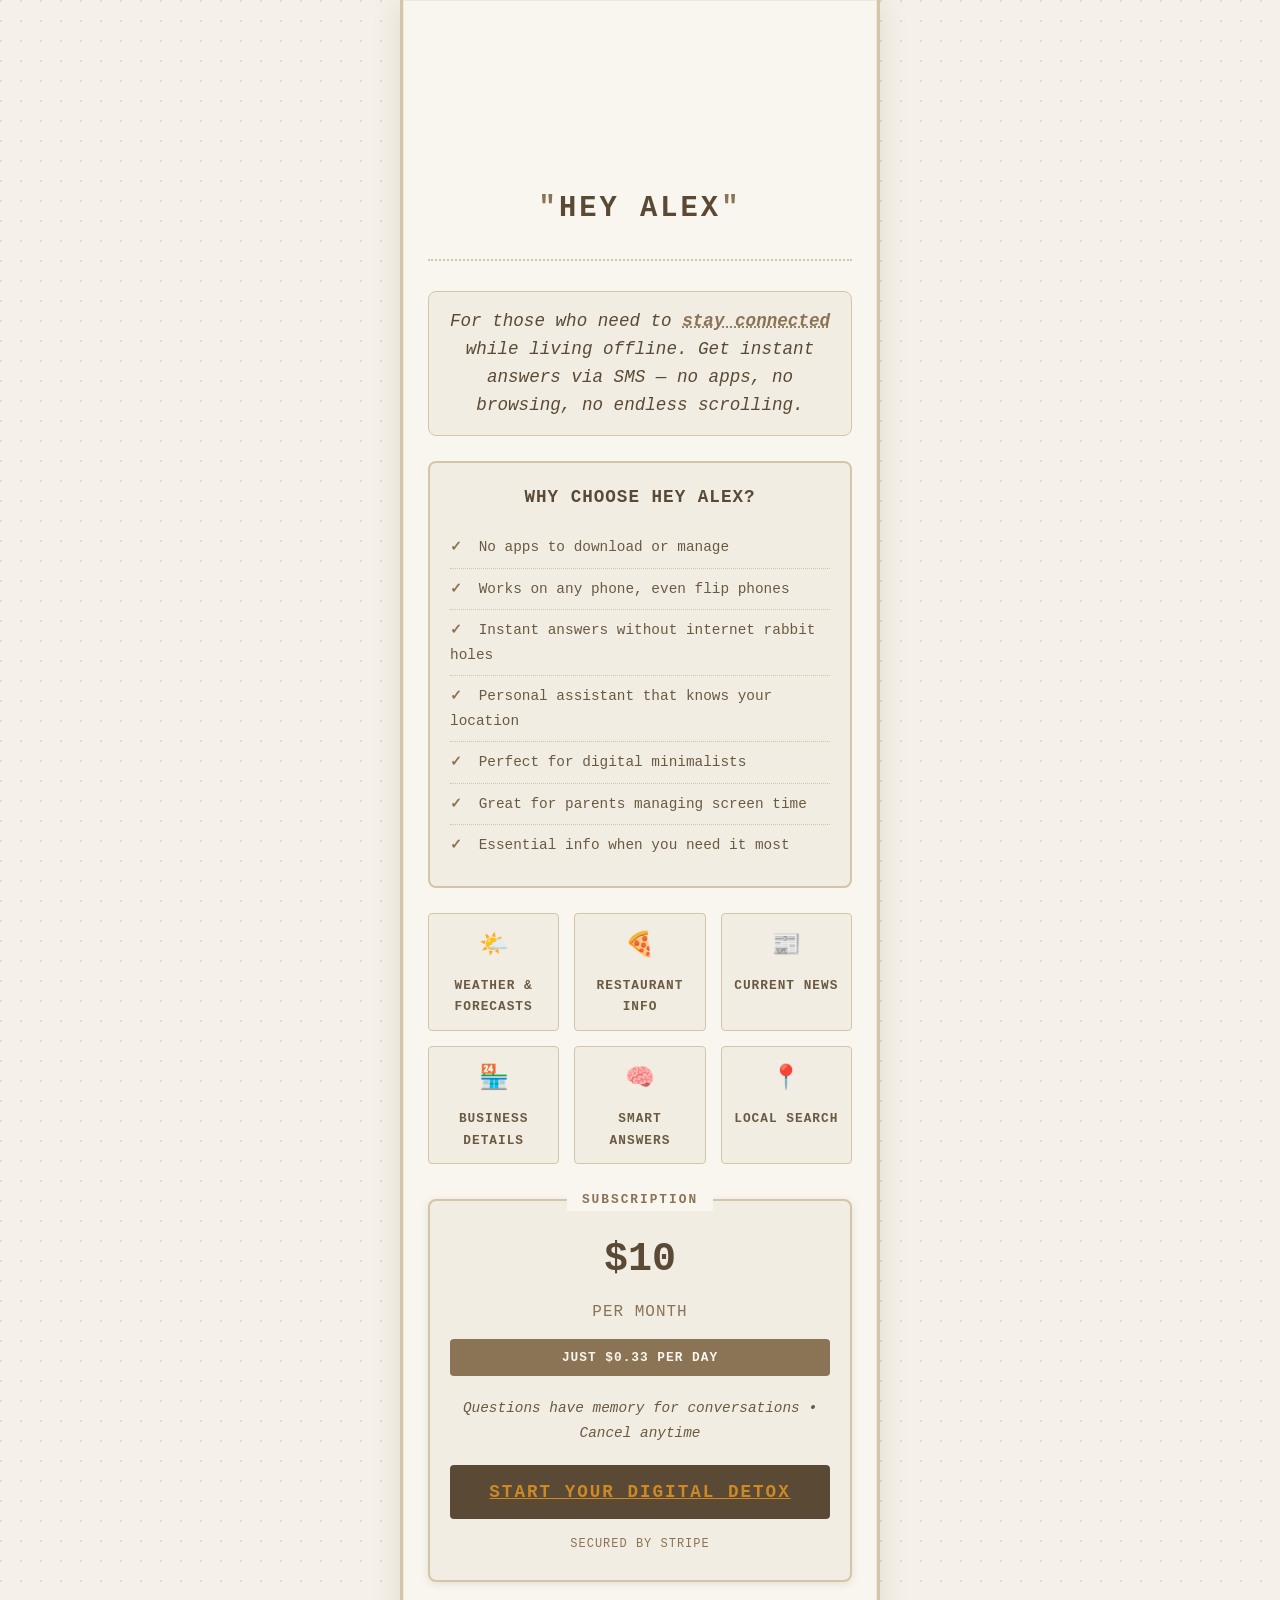
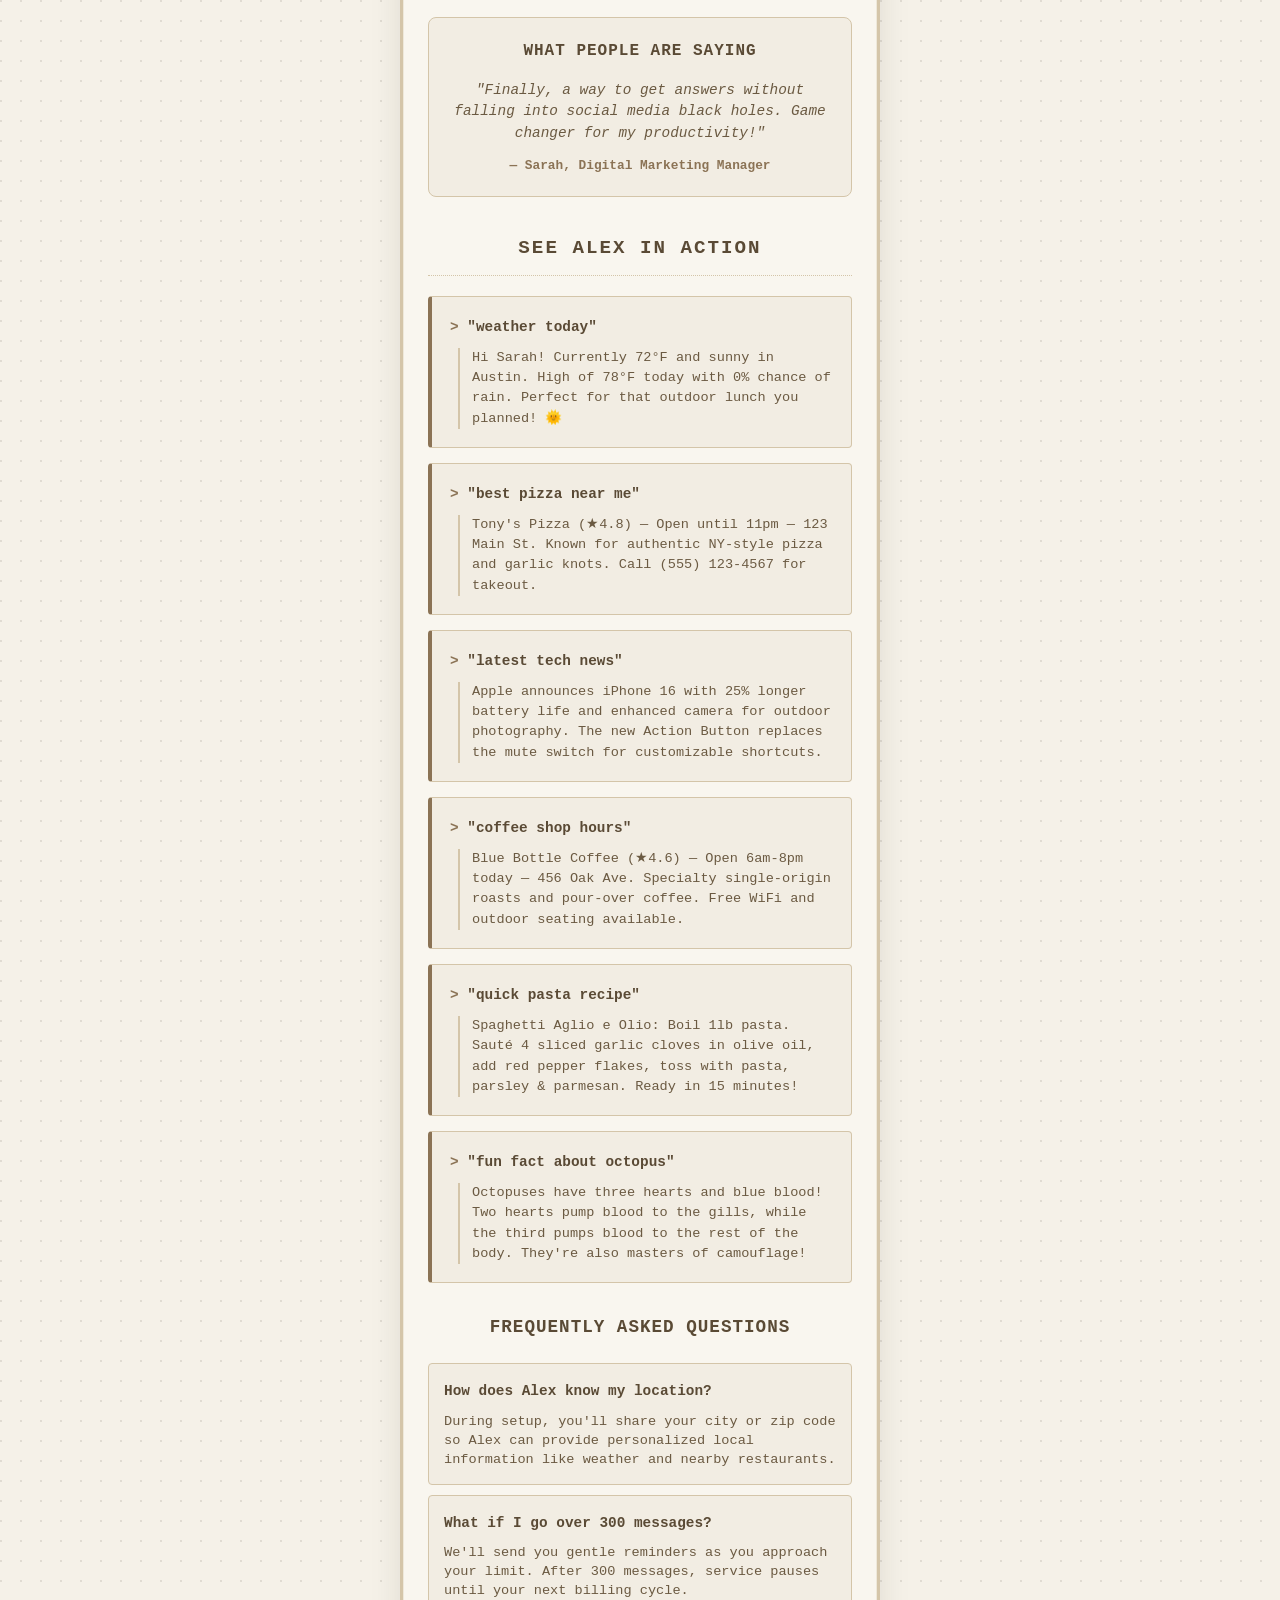
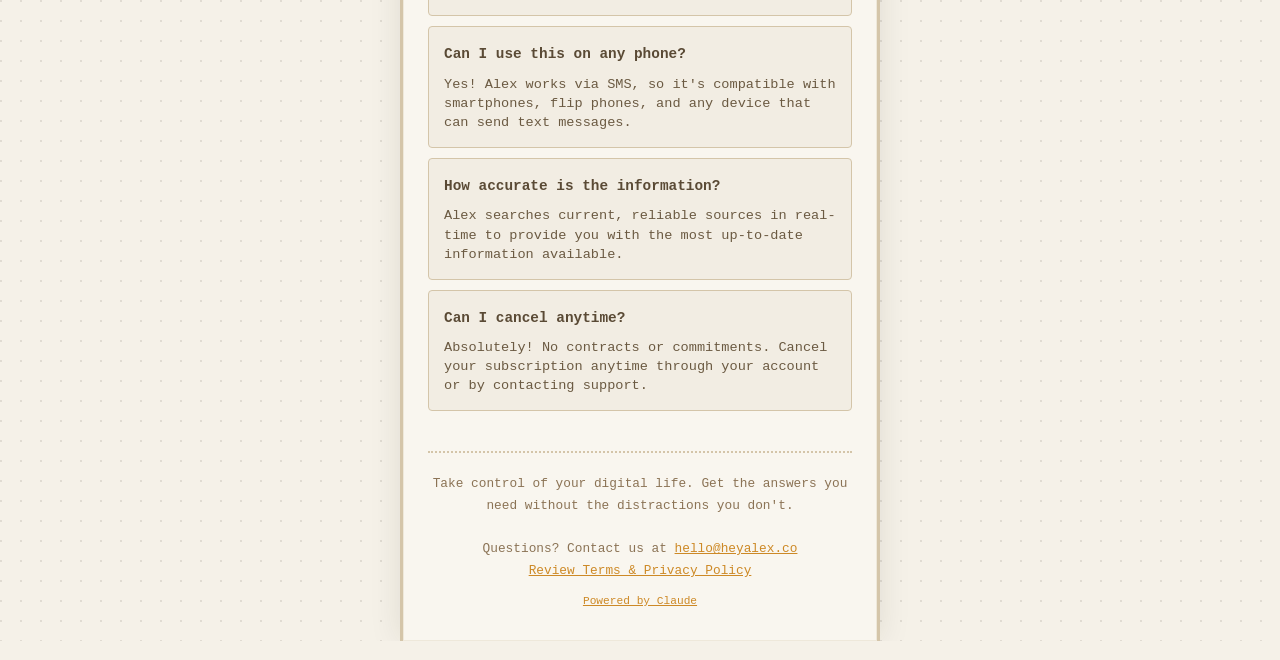
<file: index.html>
<!DOCTYPE html>
<html lang="en">
<head>
    <meta charset="UTF-8">
    <meta name="viewport" content="width=device-width, initial-scale=1.0">
    <title>Hey Alex - Stay Connected, Live Offline</title>
    <meta name="description" content="Get instant answers via SMS without endless scrolling. Weather, restaurants, news, and more - all through simple text messages.">

    <style>
        * {
            margin: 0;
            padding: 0;
            box-sizing: border-box;
        }

        @import url('https://fonts.googleapis.com/css2?family=Courier+Prime:wght@400;700&display=swap');

        body {
            font-family: 'Courier Prime', monospace;
            line-height: 1.7;
            background: #f5f1e8;
            color: #2c2416;
            min-height: 100vh;
            background-image: 
                radial-gradient(circle at 1px 1px, rgba(44,36,22,0.1) 1px, transparent 0);
            background-size: 20px 20px;
        }

        .container {
            max-width: 480px;
            margin: 0 auto;
            padding: 30px 25px;
            background: #f9f6ef;
            min-height: 100vh;
            border-left: 3px solid #d4c5a9;
            border-right: 3px solid #d4c5a9;
            box-shadow: 
                inset 0 0 0 1px rgba(212,197,169,0.3),
                0 0 30px rgba(44,36,22,0.1);
        }

        .logo-section {
            text-align: center;
            padding: 20px 0 25px;
            border-bottom: 2px dotted #d4c5a9;
            margin-bottom: 30px;
            display: flex;
            flex-direction: column;
            align-items: center;
            gap: 15px;
        }

        .pixel-logo {
            width: 120px;
            height: 120px;
            position: relative;
            image-rendering: pixelated;
            image-rendering: -moz-crisp-edges;
            image-rendering: crisp-edges;
            display: flex;
            align-items: center;
            justify-content: center;
            background-image: url('http://heyalex.co/hey-alex-logo.png');
            background-size: contain;
            background-repeat: no-repeat;
            background-position: center;
        }

a {
    color: #cd8926;
}

        .logo {
            font-size: 1.8rem;
            font-weight: 700;
            color: #5a4a35;
            margin: 0;
            text-transform: uppercase;
            letter-spacing: 3px;
            position: relative;
        }

        .logo::before {
            content: '"';
            color: #8b7355;
        }

        .logo::after {
            content: '"';
            color: #8b7355;
        }

        .hero-tagline {
            font-size: 1.1rem;
            color: #5a4a35;
            line-height: 1.6;
            margin-bottom: 25px;
            padding: 15px;
            text-align: center;
            font-style: italic;
            background: #f2ede3;
            border: 1px solid #d4c5a9;
            border-radius: 8px;
        }

        .highlight {
            color: #8b7355;
            font-weight: 700;
            text-decoration: underline;
            text-decoration-style: dotted;
        }

        .value-props {
            margin: 25px 0;
            background: #f2ede3;
            border: 2px solid #d4c5a9;
            border-radius: 8px;
            padding: 20px;
        }

        .value-props h3 {
            font-size: 1.1rem;
            color: #5a4a35;
            margin-bottom: 15px;
            text-align: center;
            text-transform: uppercase;
            letter-spacing: 1px;
        }

        .value-list {
            list-style: none;
            padding: 0;
        }

        .value-list li {
            padding: 8px 0;
            border-bottom: 1px dotted #d4c5a9;
            font-size: 0.9rem;
            color: #6b5a42;
        }

        .value-list li:last-child {
            border-bottom: none;
        }

        .value-list li::before {
            content: "✓ ";
            color: #8b7355;
            font-weight: 700;
            margin-right: 8px;
        }

        .features {
            display: grid;
            grid-template-columns: repeat(auto-fit, minmax(100px, 1fr));
            gap: 15px;
            margin: 25px 0;
        }

        .feature {
            text-align: center;
            padding: 12px;
            background: #f2ede3;
            border: 1px solid #d4c5a9;
            border-radius: 4px;
            transition: transform 0.2s ease;
        }

        .feature:hover {
            transform: translateY(-2px);
            box-shadow: 0 4px 8px rgba(44,36,22,0.1);
        }

        .feature-icon {
            font-size: 1.5rem;
            margin-bottom: 8px;
        }

        .feature-text {
            font-size: 0.8rem;
            color: #6b5a42;
            font-weight: 700;
            text-transform: uppercase;
            letter-spacing: 1px;
        }

        .pricing-section {
            background: #f2ede3;
            border: 2px solid #d4c5a9;
            border-radius: 8px;
            padding: 25px 20px;
            text-align: center;
            margin: 35px 0;
            position: relative;
            box-shadow: 0 2px 8px rgba(44,36,22,0.1);
        }

        .pricing-section::before {
            content: "SUBSCRIPTION";
            position: absolute;
            top: -12px;
            left: 50%;
            transform: translateX(-50%);
            background: #f9f6ef;
            padding: 0 15px;
            font-size: 0.8rem;
            font-weight: 700;
            color: #8b7355;
            letter-spacing: 2px;
        }

        .price {
            font-size: 2.5rem;
            font-weight: 700;
            color: #5a4a35;
            margin-bottom: 5px;
        }

        .price-period {
            font-size: 1rem;
            color: #8b7355;
            margin-bottom: 12px;
            text-transform: uppercase;
            letter-spacing: 1px;
        }

        .price-description {
            font-size: 0.9rem;
            color: #6b5a42;
            margin-bottom: 20px;
            font-style: italic;
        }

        .value-highlight {
            background: #8b7355;
            color: #f9f6ef;
            padding: 8px 12px;
            border-radius: 4px;
            font-size: 0.8rem;
            font-weight: 700;
            margin-bottom: 20px;
            text-transform: uppercase;
            letter-spacing: 1px;
        }

        .subscribe-btn {
            width: 100%;
            padding: 15px;
            background: #5a4a35;
            color: #f9f6ef;
            border: 2px solid #5a4a35;
            border-radius: 4px;
            font-size: 1.1rem;
            font-weight: 700;
            font-family: 'Courier Prime', monospace;
            cursor: pointer;
            transition: all 0.2s ease;
            text-transform: uppercase;
            letter-spacing: 2px;
        }

        .subscribe-btn:hover {
            background: #f9f6ef;
            color: #5a4a35;
            transform: translateY(-1px);
        }

        .subscribe-btn:active {
            transform: translateY(0);
        }

        .signup-form {
            background: #ebe5d7;
            border: 1px solid #d4c5a9;
            border-radius: 8px;
            padding: 20px;
            margin-top: 15px;
        }

        .form-header {
            text-align: center;
            margin-bottom: 20px;
        }

        .form-header h4 {
            font-size: 1.1rem;
            color: #5a4a35;
            margin-bottom: 5px;
            text-transform: uppercase;
            letter-spacing: 1px;
        }

        .form-header p {
            font-size: 0.85rem;
            color: #6b5a42;
            font-style: italic;
        }

        .form-group {
            margin-bottom: 15px;
        }

        .form-group label {
            display: block;
            font-size: 0.9rem;
            font-weight: 700;
            color: #5a4a35;
            margin-bottom: 5px;
            text-transform: uppercase;
            letter-spacing: 1px;
        }

        .form-group input[type="text"],
        .form-group input[type="tel"] {
            width: 100%;
            padding: 12px;
            border: 2px solid #d4c5a9;
            border-radius: 4px;
            font-family: 'Courier Prime', monospace;
            font-size: 1rem;
            background: #f9f6ef;
            color: #2c2416;
            transition: border-color 0.2s ease;
        }

        .form-group input[type="text"]:focus,
        .form-group input[type="tel"]:focus {
            outline: none;
            border-color: #8b7355;
            box-shadow: 0 0 0 2px rgba(139,115,85,0.2);
        }

        .checkbox-group {
            margin: 20px 0;
        }

        .checkbox-label {
            display: flex;
            align-items: flex-start;
            cursor: pointer;
            font-size: 0.85rem;
            line-height: 1.4;
            color: #6b5a42;
        }

        .checkbox-label input[type="checkbox"] {
            display: none;
        }

        .checkmark {
            width: 18px;
            height: 18px;
            border: 2px solid #d4c5a9;
            border-radius: 3px;
            background: #f9f6ef;
            margin-right: 10px;
            margin-top: 2px;
            position: relative;
            transition: all 0.2s ease;
            flex-shrink: 0;
        }

        .checkbox-label input[type="checkbox"]:checked + .checkmark {
            background: #5a4a35;
            border-color: #5a4a35;
        }

        .checkbox-label input[type="checkbox"]:checked + .checkmark::after {
            content: "✓";
            position: absolute;
            top: 50%;
            left: 50%;
            transform: translate(-50%, -50%);
            color: #f9f6ef;
            font-size: 12px;
            font-weight: 700;
        }

        .checkbox-text {
            flex: 1;
        }

        .form-buttons {
            display: flex;
            gap: 10px;
            margin-top: 20px;
        }

        .back-btn {
            flex: 1;
            padding: 12px;
            background: transparent;
            color: #8b7355;
            border: 2px solid #d4c5a9;
            border-radius: 4px;
            font-size: 0.9rem;
            font-weight: 700;
            font-family: 'Courier Prime', monospace;
            cursor: pointer;
            transition: all 0.2s ease;
            text-transform: uppercase;
            letter-spacing: 1px;
        }

        .back-btn:hover {
            background: #d4c5a9;
            color: #5a4a35;
        }

        .continue-btn {
            flex: 2;
            padding: 12px;
            background: #5a4a35;
            color: #f9f6ef;
            border: 2px solid #5a4a35;
            border-radius: 4px;
            font-size: 0.9rem;
            font-weight: 700;
            font-family: 'Courier Prime', monospace;
            cursor: pointer;
            transition: all 0.2s ease;
            text-transform: uppercase;
            letter-spacing: 1px;
        }

        .continue-btn:hover {
            background: #f9f6ef;
            color: #5a4a35;
        }

        .continue-btn:disabled {
            background: #ccc;
            border-color: #ccc;
            cursor: not-allowed;
            transform: none;
        }

        .examples-section {
            margin-top: 35px;
        }

        .examples-title {
            font-size: 1.2rem;
            font-weight: 700;
            color: #5a4a35;
            margin-bottom: 20px;
            text-align: center;
            text-transform: uppercase;
            letter-spacing: 2px;
            border-bottom: 1px dotted #d4c5a9;
            padding-bottom: 10px;
        }

        .example {
            background: #f2ede3;
            border: 1px solid #d4c5a9;
            border-radius: 4px;
            padding: 18px;
            margin-bottom: 15px;
            border-left: 4px solid #8b7355;
        }

        .example-question {
            font-weight: 700;
            color: #5a4a35;
            margin-bottom: 8px;
            font-size: 0.9rem;
        }

        .example-question::before {
            content: "> ";
            color: #8b7355;
        }

        .example-answer {
            color: #6b5a42;
            font-size: 0.85rem;
            line-height: 1.5;
            padding-left: 12px;
            border-left: 2px solid #d4c5a9;
            margin-left: 8px;
        }

        .social-proof {
            background: #f2ede3;
            border: 1px solid #d4c5a9;
            border-radius: 8px;
            padding: 20px;
            margin: 25px 0;
            text-align: center;
        }

        .social-proof h3 {
            font-size: 1rem;
            color: #5a4a35;
            margin-bottom: 15px;
            text-transform: uppercase;
            letter-spacing: 1px;
        }

        .testimonial {
            font-style: italic;
            color: #6b5a42;
            font-size: 0.9rem;
            margin-bottom: 10px;
            line-height: 1.5;
        }

        .testimonial-author {
            font-size: 0.8rem;
            color: #8b7355;
            font-weight: 700;
        }

        .faq-section {
            margin: 30px 0;
        }

        .faq-title {
            font-size: 1.1rem;
            font-weight: 700;
            color: #5a4a35;
            margin-bottom: 20px;
            text-align: center;
            text-transform: uppercase;
            letter-spacing: 1px;
        }

        .faq-item {
            background: #f2ede3;
            border: 1px solid #d4c5a9;
            border-radius: 4px;
            padding: 15px;
            margin-bottom: 10px;
        }

        .faq-question {
            font-weight: 700;
            color: #5a4a35;
            font-size: 0.9rem;
            margin-bottom: 8px;
        }

        .faq-answer {
            color: #6b5a42;
            font-size: 0.85rem;
            line-height: 1.4;
        }

        .powered-by {
            text-align: center;
            margin-top: 15px;
            font-size: 0.75rem;
            color: #8b7355;
            text-transform: uppercase;
            letter-spacing: 1px;
        }

        .footer {
            text-align: center;
            margin-top: 40px;
            padding-top: 20px;
            border-top: 2px dotted #d4c5a9;
            font-size: 0.8rem;
            color: #8b7355;
        }

        @media (max-width: 360px) {
            .container {
                padding: 15px;
            }
            
            .logo {
                font-size: 2rem;
            }
            
            .price {
                font-size: 2.5rem;
            }
        }

        .loading {
            display: none;
        }

        .subscribe-btn.loading {
            background: #ccc;
            cursor: not-allowed;
        }

        .error-message {
            color: #e74c3c;
            font-size: 0.9rem;
            margin-top: 10px;
            text-align: center;
            display: none;
        }
    </style>
</head>
<body>
    <div class="container">
        <!-- Back Link -->

        <!-- Logo Section -->
        <div class="logo-section">
            <div class="pixel-logo"></div>
            <div class="logo">Hey Alex</div>
        </div>

        <!-- Hero Tagline -->
        <div class="hero-tagline">
            For those who need to <span class="highlight">stay connected</span> while living offline. 
            Get instant answers via SMS — no apps, no browsing, no endless scrolling.
        </div>

        <!-- Value Propositions -->
        <div class="value-props">
            <h3>Why Choose Hey Alex?</h3>
            <ul class="value-list">
                <li>No apps to download or manage</li>
                <li>Works on any phone, even flip phones</li>
                <li>Instant answers without internet rabbit holes</li>
                <li>Personal assistant that knows your location</li>
                <li>Perfect for digital minimalists</li>
                <li>Great for parents managing screen time</li>
                <li>Essential info when you need it most</li>
            </ul>
        </div>

        <!-- Features -->
        <div class="features">
            <div class="feature">
                <div class="feature-icon">🌤️</div>
                <div class="feature-text">Weather & Forecasts</div>
            </div>
            <div class="feature">
                <div class="feature-icon">🍕</div>
                <div class="feature-text">Restaurant Info</div>
            </div>
            <div class="feature">
                <div class="feature-icon">📰</div>
                <div class="feature-text">Current News</div>
            </div>
            <div class="feature">
                <div class="feature-icon">🏪</div>
                <div class="feature-text">Business Details</div>
            </div>
            <div class="feature">
                <div class="feature-icon">🧠</div>
                <div class="feature-text">Smart Answers</div>
            </div>
            <div class="feature">
                <div class="feature-icon">📍</div>
                <div class="feature-text">Local Search</div>
            </div>
        </div>

        <!-- Pricing Section -->
        <div class="pricing-section">
            <div class="price">$10</div>
            <div class="price-period">per month</div>
            <div class="value-highlight">Just $0.33 per day</div>
            <div class="price-description">Questions have memory for conversations • Cancel anytime</div>
            
            <div class="subscription-form" id="subscription-form">
                <button class="subscribe-btn" onclick="window.location.href='signup.html'">
                    <span class="btn-text"><a href="http://heyalex.co/signup.html">Start Your Digital Detox</a></span>
                </button>
            </div>

            <div class="signup-form" id="signup-form" style="display: none;">
                <div class="form-header">
                    <h4>Get Started with Hey Alex</h4>
                    <p>Enter your details to begin your subscription</p>
                </div>
                
                <form id="user-details-form">
                    <div class="form-group">
                        <label for="firstName">First Name</label>
                        <input type="text" id="firstName" name="firstName" required placeholder="e.g. Sarah">
                    </div>
                    
                    <div class="form-group">
                        <label for="phoneNumber">Phone Number</label>
                        <input type="tel" id="phoneNumber" name="phoneNumber" required placeholder="e.g. (555) 123-4567">
                    </div>
                    
                    <div class="form-group checkbox-group">
                        <label class="checkbox-label">
                            <input type="checkbox" id="smsConsent" name="smsConsent" required>
                            <span class="checkmark"></span>
                            <span class="checkbox-text">YES, I agree to receive SMS text messages from Hey Alex. Text HELP for help, STOP to cancel at any time.</span>
                        </label>
                    </div>
                    
                    <div class="form-buttons">
                        <button type="button" class="back-btn" onclick="hideSignupForm()">Back</button>
                        <button type="submit" class="continue-btn">
                            <span class="btn-text">Continue to Payment</span>
                            <span class="loading" style="display: none;">Processing...</span>
                        </button>
                    </div>
                </form>
            </div>
            
            <div class="error-message" id="error-message"></div>
            <div class="powered-by">Secured by Stripe</div>
        </div>

        <!-- Social Proof -->
        <div class="social-proof">
            <h3>What People Are Saying</h3>
            <div class="testimonial">
                "Finally, a way to get answers without falling into social media black holes. Game changer for my productivity!"
            </div>
            <div class="testimonial-author">— Sarah, Digital Marketing Manager</div>
        </div>

        <!-- Sample Questions -->
        <div class="examples-section">
            <div class="examples-title">See Alex in Action</div>
            
            <div class="example">
                <div class="example-question">"weather today"</div>
                <div class="example-answer">Hi Sarah! Currently 72°F and sunny in Austin. High of 78°F today with 0% chance of rain. Perfect for that outdoor lunch you planned! 🌞</div>
            </div>

            <div class="example">
                <div class="example-question">"best pizza near me"</div>
                <div class="example-answer">Tony's Pizza (★4.8) — Open until 11pm — 123 Main St. Known for authentic NY-style pizza and garlic knots. Call (555) 123-4567 for takeout.</div>
            </div>

            <div class="example">
                <div class="example-question">"latest tech news"</div>
                <div class="example-answer">Apple announces iPhone 16 with 25% longer battery life and enhanced camera for outdoor photography. The new Action Button replaces the mute switch for customizable shortcuts.</div>
            </div>

            <div class="example">
                <div class="example-question">"coffee shop hours"</div>
                <div class="example-answer">Blue Bottle Coffee (★4.6) — Open 6am-8pm today — 456 Oak Ave. Specialty single-origin roasts and pour-over coffee. Free WiFi and outdoor seating available.</div>
            </div>

            <div class="example">
                <div class="example-question">"quick pasta recipe"</div>
                <div class="example-answer">Spaghetti Aglio e Olio: Boil 1lb pasta. Sauté 4 sliced garlic cloves in olive oil, add red pepper flakes, toss with pasta, parsley & parmesan. Ready in 15 minutes!</div>
            </div>

            <div class="example">
                <div class="example-question">"fun fact about octopus"</div>
                <div class="example-answer">Octopuses have three hearts and blue blood! Two hearts pump blood to the gills, while the third pumps blood to the rest of the body. They're also masters of camouflage!</div>
            </div>
        </div>

        <!-- FAQ Section -->
        <div class="faq-section">
            <div class="faq-title">Frequently Asked Questions</div>
            
            <div class="faq-item">
                <div class="faq-question">How does Alex know my location?</div>
                <div class="faq-answer">During setup, you'll share your city or zip code so Alex can provide personalized local information like weather and nearby restaurants.</div>
            </div>

            <div class="faq-item">
                <div class="faq-question">What if I go over 300 messages?</div>
                <div class="faq-answer">We'll send you gentle reminders as you approach your limit. After 300 messages, service pauses until your next billing cycle.</div>
            </div>

            <div class="faq-item">
                <div class="faq-question">Can I use this on any phone?</div>
                <div class="faq-answer">Yes! Alex works via SMS, so it's compatible with smartphones, flip phones, and any device that can send text messages.</div>
            </div>

            <div class="faq-item">
                <div class="faq-question">How accurate is the information?</div>
                <div class="faq-answer">Alex searches current, reliable sources in real-time to provide you with the most up-to-date information available.</div>
            </div>

            <div class="faq-item">
                <div class="faq-question">Can I cancel anytime?</div>
                <div class="faq-answer">Absolutely! No contracts or commitments. Cancel your subscription anytime through your account or by contacting support.</div>
            </div>
        </div>

        <!-- Footer -->
        <div class="footer">
            <p>Take control of your digital life. Get the answers you need without the distractions you don't.</p>
            <br>
            <p>Questions? Contact us at <a href="mailto:hello@heyalex.co">hello@heyalex.co</a></p>
             <p><a href="http:heyalex.co/terms_conditions.html">Review Terms & Privacy Policy</a></p>
            <p style="margin-top: 10px; font-size: 0.7rem;"><a href="http://claude.ai">Powered by Claude</a></p>

        </div>
    </div>

    <script>
        function handleSubscribe() {
            // Add loading state
            const btn = document.querySelector('.subscribe-btn');
            const btnText = btn.querySelector('.btn-text');
            const loading = btn.querySelector('.loading');
            
            btnText.style.display = 'none';
            loading.style.display = 'inline';
            btn.disabled = true;
            btn.classList.add('loading');
            
            // Redirect to Stripe payment link
            setTimeout(() => {
                window.location.href = 'https://buy.stripe.com/cNifZgcv4dD3dsD0cLebu03';
            }, 1000);
        }

        // Add some interactive elements
        document.querySelectorAll('.feature').forEach(feature => {
            feature.addEventListener('mouseenter', function() {
                this.style.backgroundColor = '#ebe5d7';
            });
            
            feature.addEventListener('mouseleave', function() {
                this.style.backgroundColor = '#f2ede3';
            });
        });

        // Track engagement
        let scrollDepth = 0;
        window.addEventListener('scroll', function() {
            const scrollPercent = Math.round((window.scrollY / (document.body.scrollHeight - window.innerHeight)) * 100);
            if (scrollPercent > scrollDepth) {
                scrollDepth = scrollPercent;
                // You could send analytics here
                console.log('Max scroll depth:', scrollDepth + '%');
            }
        });
    </script>
</body>
</html>
</file>
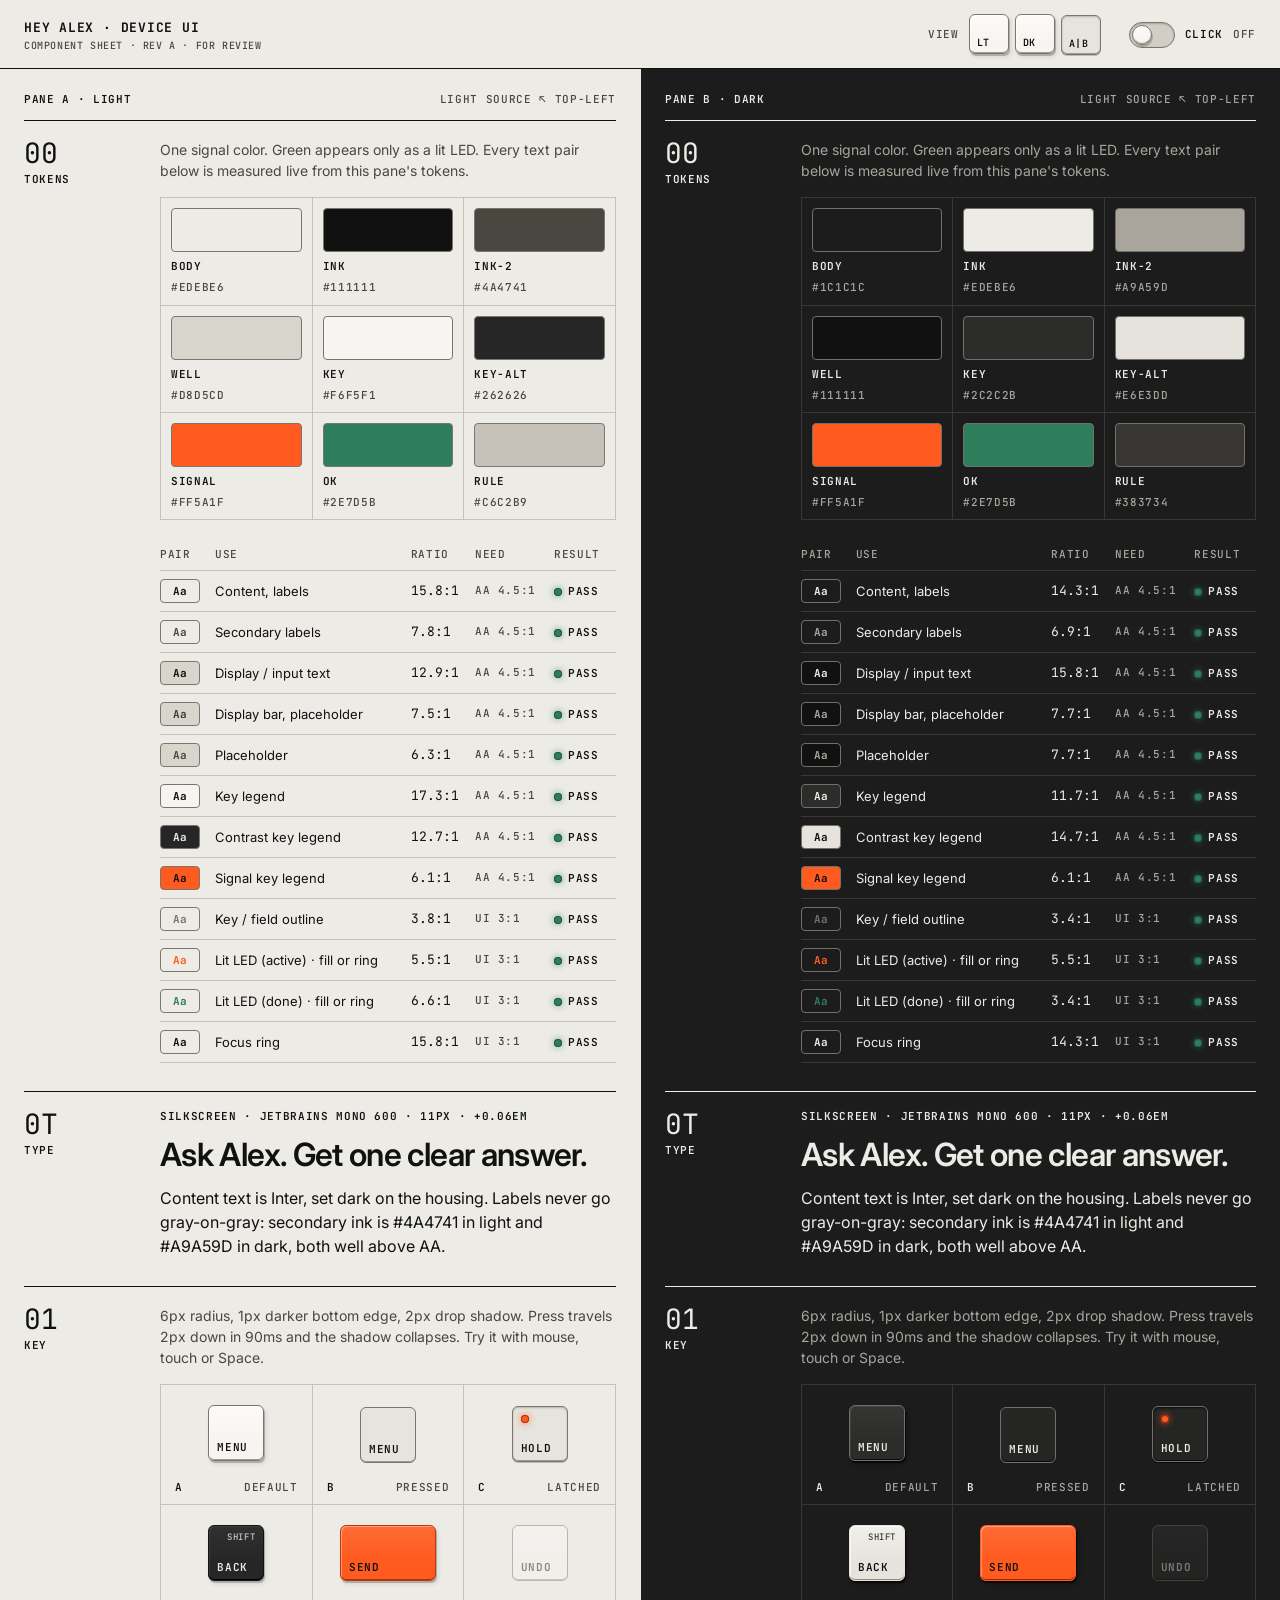
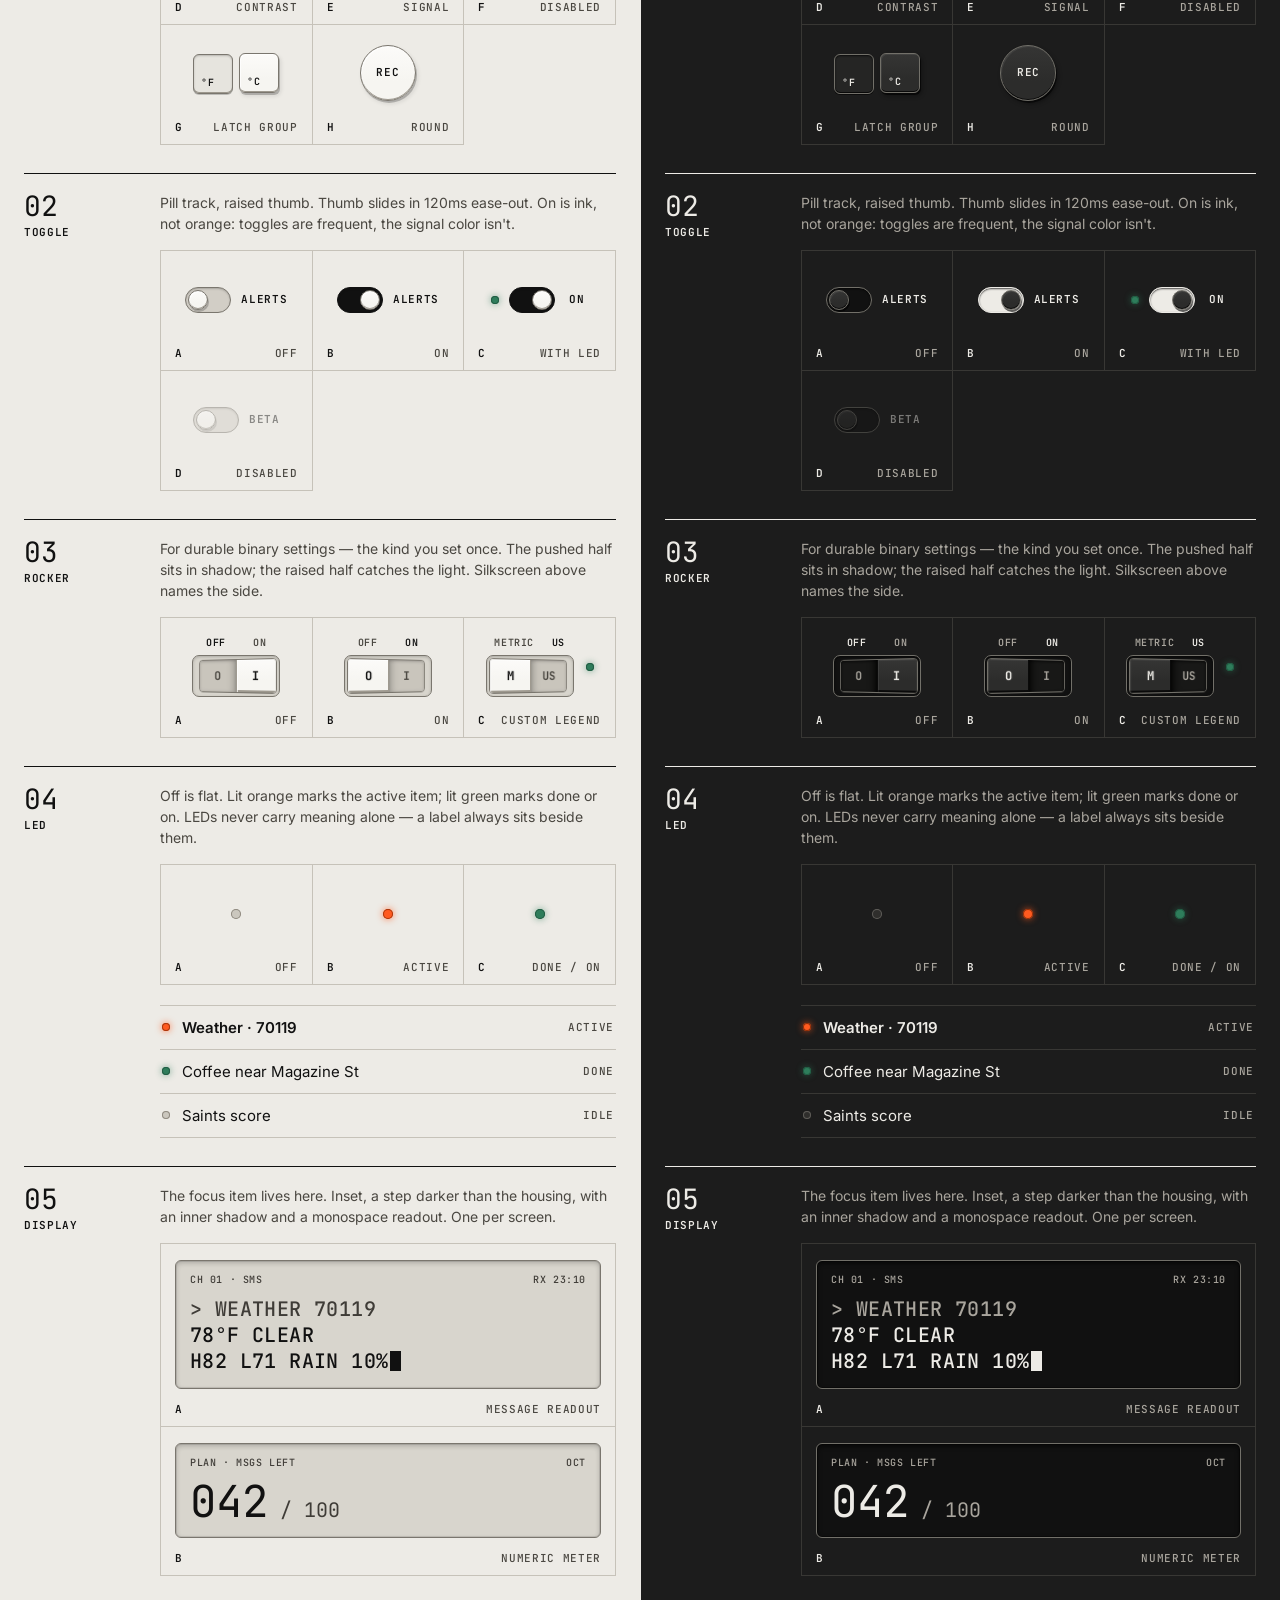
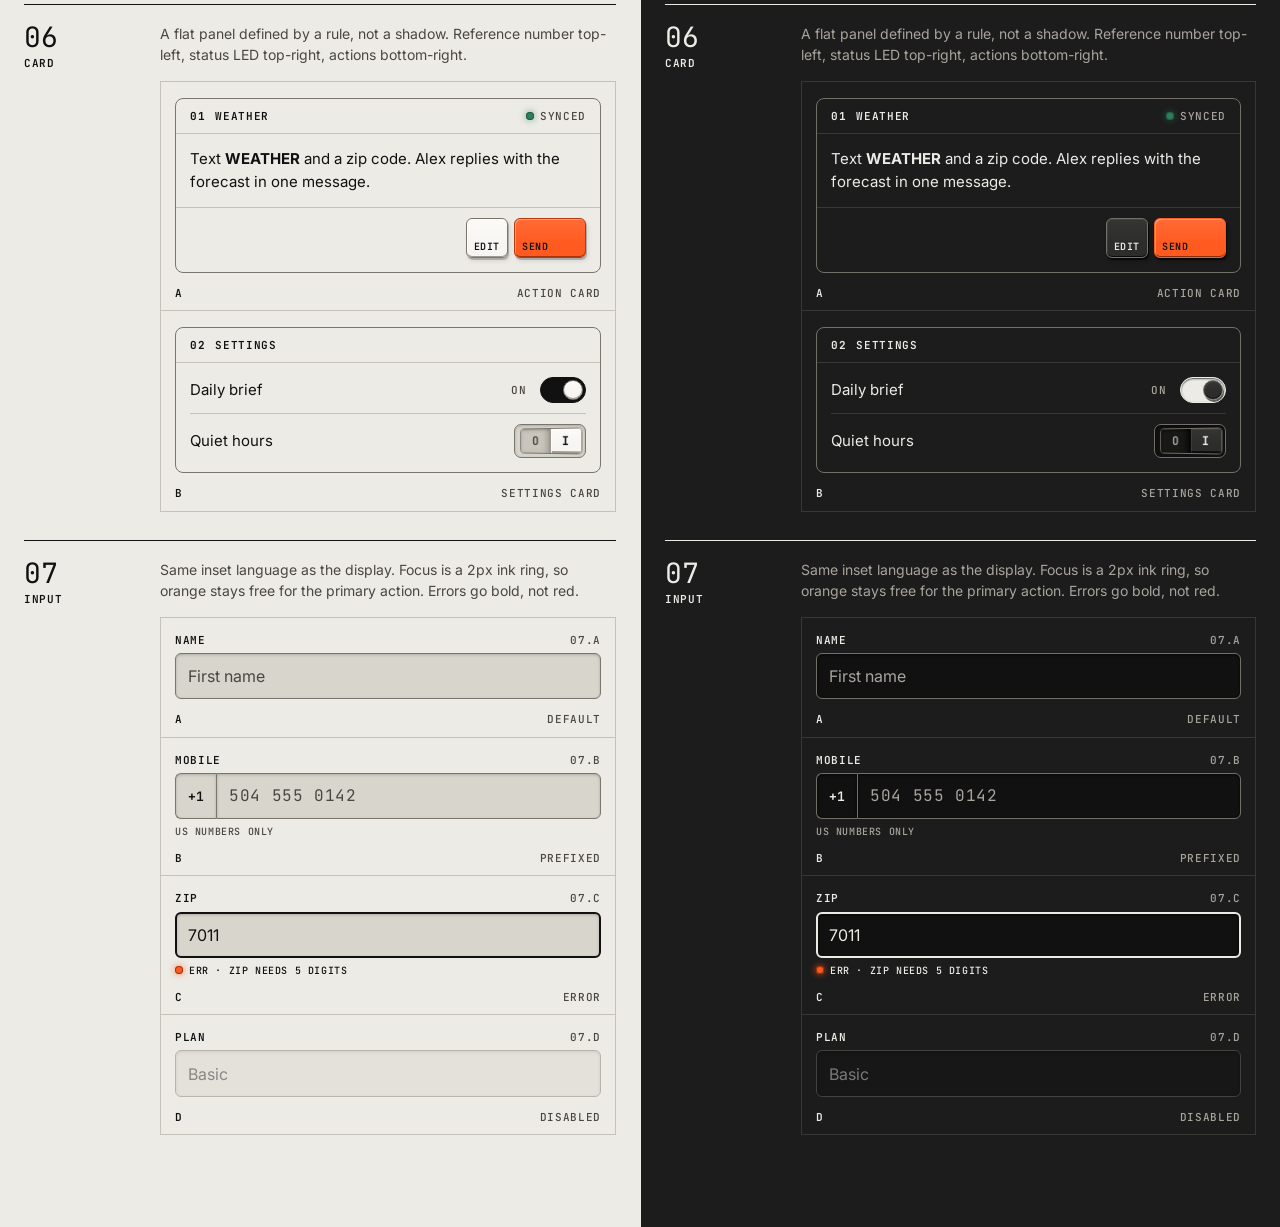
<file: components/index.html>
<!DOCTYPE html>
<html lang="en">
<head>
  <meta charset="UTF-8">
  <meta name="viewport" content="width=device-width, initial-scale=1.0">
  <meta name="robots" content="noindex">
  <title>Hey Alex Components</title>
  <link rel="preconnect" href="https://fonts.googleapis.com">
  <link rel="preconnect" href="https://fonts.gstatic.com" crossorigin>
  <link href="https://fonts.googleapis.com/css2?family=Inter:wght@400;500;600&family=JetBrains+Mono:wght@400;500;600;700&display=swap" rel="stylesheet">
  <link rel="stylesheet" href="../assets/device.css">
  <style>
    * { box-sizing: border-box; }
    html, body { margin: 0; }
    body {
      background: var(--body);
      color: var(--ink);
      font-family: var(--font-text);
      -webkit-font-smoothing: antialiased;
    }

    /* ---- Master strip (page chrome) ---- */
    .strip {
      position: sticky; top: 0; z-index: 10;
      display: flex; flex-wrap: wrap; align-items: center; gap: 16px 28px;
      padding: 14px 24px 12px;
      background: var(--body);
      border-bottom: 1px solid var(--rule-strong);
    }
    .strip__id { display: grid; gap: 4px; margin-right: auto; }
    .strip__id h1 { margin: 0; font-family: var(--font-label); font-size: 13px; font-weight: 700; letter-spacing: var(--track); text-transform: uppercase; }
    .strip__ctl { display: flex; align-items: center; gap: 10px; }

    /* ---- Panes ---- */
    .panes { display: grid; }
    .panes[data-view="split"] { grid-template-columns: 1fr 1fr; }
    @media (max-width: 1100px) { .panes[data-view="split"] { grid-template-columns: 1fr; } }
    .pane { background: var(--body); color: var(--ink); min-width: 0; }
    .panes[data-view="split"] .pane + .pane { border-left: 1px solid var(--rule-strong); }
    @media (max-width: 1100px) { .panes[data-view="split"] .pane + .pane { border-left: 0; border-top: 1px solid var(--rule-strong); } }

    .sheet { max-width: 1040px; margin: 0 auto; padding: 24px 24px 64px; }
    .sheet__plate {
      display: flex; justify-content: space-between; gap: 16px;
      padding-bottom: 10px; margin-bottom: 4px;
    }

    /* ---- Sections: grid with ref column ---- */
    .sec {
      display: grid; grid-template-columns: 112px minmax(0, 1fr); gap: 16px 24px;
      padding: 18px 0 28px;
      border-top: 1px solid var(--rule-strong);
    }
    @media (max-width: 640px) { .sec { grid-template-columns: 1fr; } }
    .sec__id { display: grid; align-content: start; gap: 6px; }
    .sec__num { font-family: var(--font-label); font-size: 28px; font-weight: 400; line-height: 1; letter-spacing: 0; }
    .sec__note { margin: 0 0 16px; max-width: 60ch; font-size: 14px; line-height: 1.5; color: var(--ink-2); }

    .specimens {
      display: grid; grid-template-columns: repeat(auto-fill, minmax(132px, 1fr));
      border-top: 1px solid var(--rule); border-left: 1px solid var(--rule);
    }
    .specimens--wide { grid-template-columns: repeat(auto-fill, minmax(260px, 1fr)); }
    .specimen {
      display: grid; grid-template-rows: 1fr auto; gap: 14px;
      min-height: 120px; padding: 16px 14px 10px;
      border-right: 1px solid var(--rule); border-bottom: 1px solid var(--rule);
    }
    .specimen__stage { display: flex; align-items: center; justify-content: center; gap: 8px; flex-wrap: wrap; }
    .specimen__stage--start { justify-content: flex-start; align-items: flex-start; }
    .specimen__cap { display: flex; justify-content: space-between; gap: 8px; }

    /* ---- LED list demo ---- */
    .list { margin: 0; padding: 0; list-style: none; border-top: 1px solid var(--rule); }
    .list li { display: flex; align-items: center; gap: 12px; padding: 12px 2px; border-bottom: 1px solid var(--rule); font-size: 15px; }
    .list li > .grow { flex: 1; }
    .list li[aria-current="true"] { font-weight: 600; }

    /* ---- Tokens ---- */
    .swatches { display: grid; grid-template-columns: repeat(auto-fill, minmax(150px, 1fr)); gap: 0; border-top: 1px solid var(--rule); border-left: 1px solid var(--rule); }
    .swatch { padding: 10px; border-right: 1px solid var(--rule); border-bottom: 1px solid var(--rule); display: grid; gap: 8px; }
    .swatch__chip { height: 44px; border-radius: 4px; border: 1px solid var(--key-line); }
    .contrast { width: 100%; border-collapse: collapse; margin-top: 20px; font-size: 13px; }
    .contrast th, .contrast td { text-align: left; padding: 8px 8px 8px 0; border-bottom: 1px solid var(--rule); vertical-align: middle; }
    .contrast td:nth-child(3), .contrast th:nth-child(3) { font-family: var(--font-label); font-variant-numeric: tabular-nums; }
    .contrast .pair { display: inline-flex; align-items: center; justify-content: center; width: 40px; height: 24px; border-radius: 4px; border: 1px solid var(--key-line); font-family: var(--font-label); font-size: 11px; font-weight: 700; }
    .verdict { display: inline-flex; align-items: center; gap: 6px; }

    .type-spec { display: grid; gap: 14px; }
    .type-spec p { margin: 0; }
    .t-display { font-family: var(--font-text); font-size: 32px; font-weight: 600; letter-spacing: -.02em; line-height: 1.1; }
    .t-body { font-family: var(--font-text); font-size: 16px; line-height: 1.5; max-width: 52ch; }

    .vh { position: absolute !important; width: 1px; height: 1px; overflow: hidden; clip: rect(0 0 0 0); white-space: nowrap; }
  </style>
</head>
<body>

  <header class="strip">
    <div class="strip__id">
      <h1>Hey Alex · Device UI</h1>
      <span class="silk silk--2 silk--sm">Component sheet · Rev A · For review</span>
    </div>

    <div class="strip__ctl" role="group" aria-label="View">
      <span class="silk silk--2" aria-hidden="true">View</span>
      <div class="keyrow" data-latch="one" id="view">
        <button class="key key--sm" type="button" aria-pressed="false" data-view="light">Lt</button>
        <button class="key key--sm" type="button" aria-pressed="false" data-view="dark">Dk</button>
        <button class="key key--sm" type="button" aria-pressed="false" data-view="split">A|B</button>
      </div>
    </div>

    <div class="strip__ctl">
      <button class="toggle" type="button" role="switch" aria-checked="false" id="sound">
        <span class="toggle__track"><span class="toggle__thumb"></span></span>
        <span class="silk">Click</span>
        <span class="silk silk--2 state" aria-hidden="true"><span class="state__off">Off</span><span class="state__on">On</span></span>
      </button>
    </div>
  </header>

  <main class="panes" id="panes" data-view="split"></main>

  <template id="sheet">
    <div class="sheet" data-scope>
      <div class="sheet__plate">
        <span class="silk" data-slot="theme">Pane A · Light</span>
        <span class="silk silk--2">Light source ↖ top-left</span>
      </div>

      <!-- 00 TOKENS ===================================================== -->
      <section class="sec">
        <div class="sec__id"><span class="sec__num">00</span><span class="silk">Tokens</span></div>
        <div>
          <p class="sec__note">One signal color. Green appears only as a lit LED. Every text pair below is measured live from this pane's tokens.</p>
          <div class="swatches" data-swatches></div>
          <table class="contrast">
            <thead><tr><th class="silk silk--2">Pair</th><th class="silk silk--2">Use</th><th class="silk silk--2">Ratio</th><th class="silk silk--2">Need</th><th class="silk silk--2">Result</th></tr></thead>
            <tbody data-contrast></tbody>
          </table>
        </div>
      </section>

      <!-- 00.T TYPE ===================================================== -->
      <section class="sec">
        <div class="sec__id"><span class="sec__num">0T</span><span class="silk">Type</span></div>
        <div class="type-spec">
          <p class="silk">Silkscreen · JetBrains Mono 600 · 11px · +0.06em</p>
          <p class="t-display">Ask Alex. Get one clear answer.</p>
          <p class="t-body">Content text is Inter, set dark on the housing. Labels never go gray-on-gray: secondary ink is #4A4741 in light and #A9A59D in dark, both well above AA.</p>
        </div>
      </section>

      <!-- 01 KEY ======================================================== -->
      <section class="sec">
        <div class="sec__id"><span class="sec__num">01</span><span class="silk">Key</span></div>
        <div>
          <p class="sec__note">6px radius, 1px darker bottom edge, 2px drop shadow. Press travels 2px down in 90ms and the shadow collapses. Try it with mouse, touch or Space.</p>
          <div class="specimens">
            <div class="specimen">
              <div class="specimen__stage"><button class="key" type="button">Menu</button></div>
              <div class="specimen__cap"><span class="silk">A</span><span class="silk silk--2">Default</span></div>
            </div>
            <div class="specimen">
              <div class="specimen__stage"><button class="key is-pressed" type="button" tabindex="-1">Menu</button></div>
              <div class="specimen__cap"><span class="silk">B</span><span class="silk silk--2">Pressed</span></div>
            </div>
            <div class="specimen">
              <div class="specimen__stage"><button class="key" type="button" aria-pressed="true"><span class="led is-on" aria-hidden="true"></span>Hold</button></div>
              <div class="specimen__cap"><span class="silk">C</span><span class="silk silk--2">Latched</span></div>
            </div>
            <div class="specimen">
              <div class="specimen__stage"><button class="key key--alt" type="button"><span class="key__alt">Shift</span>Back</button></div>
              <div class="specimen__cap"><span class="silk">D</span><span class="silk silk--2">Contrast</span></div>
            </div>
            <div class="specimen">
              <div class="specimen__stage"><button class="key key--signal" type="button" style="min-width:96px">Send</button></div>
              <div class="specimen__cap"><span class="silk">E</span><span class="silk silk--2">Signal</span></div>
            </div>
            <div class="specimen">
              <div class="specimen__stage"><button class="key" type="button" disabled>Undo</button></div>
              <div class="specimen__cap"><span class="silk">F</span><span class="silk silk--2">Disabled</span></div>
            </div>
            <div class="specimen">
              <div class="specimen__stage">
                <div class="keyrow" data-latch="one" role="group" aria-label="Units">
                  <button class="key key--sm" type="button" aria-pressed="true">°F</button>
                  <button class="key key--sm" type="button" aria-pressed="false">°C</button>
                </div>
              </div>
              <div class="specimen__cap"><span class="silk">G</span><span class="silk silk--2">Latch group</span></div>
            </div>
            <div class="specimen">
              <div class="specimen__stage"><button class="key key--round" type="button" aria-label="Record">Rec</button></div>
              <div class="specimen__cap"><span class="silk">H</span><span class="silk silk--2">Round</span></div>
            </div>
          </div>
        </div>
      </section>

      <!-- 02 TOGGLE ===================================================== -->
      <section class="sec">
        <div class="sec__id"><span class="sec__num">02</span><span class="silk">Toggle</span></div>
        <div>
          <p class="sec__note">Pill track, raised thumb. Thumb slides in 120ms ease-out. On is ink, not orange: toggles are frequent, the signal color isn't.</p>
          <div class="specimens">
            <div class="specimen">
              <div class="specimen__stage">
                <button class="toggle" type="button" role="switch" aria-checked="false">
                  <span class="toggle__track"><span class="toggle__thumb"></span></span>
                  <span class="silk">Alerts</span>
                </button>
              </div>
              <div class="specimen__cap"><span class="silk">A</span><span class="silk silk--2">Off</span></div>
            </div>
            <div class="specimen">
              <div class="specimen__stage">
                <button class="toggle" type="button" role="switch" aria-checked="true">
                  <span class="toggle__track"><span class="toggle__thumb"></span></span>
                  <span class="silk">Alerts</span>
                </button>
              </div>
              <div class="specimen__cap"><span class="silk">B</span><span class="silk silk--2">On</span></div>
            </div>
            <div class="specimen">
              <div class="specimen__stage">
                <button class="toggle" type="button" role="switch" aria-checked="true" data-led=".led-brief">
                  <span class="led led--ok is-on led-brief" aria-hidden="true"></span>
                  <span class="toggle__track"><span class="toggle__thumb"></span></span>
                  <span class="silk state" aria-hidden="true"><span class="state__off">Off</span><span class="state__on">On</span></span>
                  <span class="vh">Daily brief</span>
                </button>
              </div>
              <div class="specimen__cap"><span class="silk">C</span><span class="silk silk--2">With LED</span></div>
            </div>
            <div class="specimen">
              <div class="specimen__stage">
                <button class="toggle" type="button" role="switch" aria-checked="false" disabled>
                  <span class="toggle__track"><span class="toggle__thumb"></span></span>
                  <span class="silk">Beta</span>
                </button>
              </div>
              <div class="specimen__cap"><span class="silk">D</span><span class="silk silk--2">Disabled</span></div>
            </div>
          </div>
        </div>
      </section>

      <!-- 03 ROCKER ===================================================== -->
      <section class="sec">
        <div class="sec__id"><span class="sec__num">03</span><span class="silk">Rocker</span></div>
        <div>
          <p class="sec__note">For durable binary settings — the kind you set once. The pushed half sits in shadow; the raised half catches the light. Silkscreen above names the side.</p>
          <div class="specimens">
            <div class="specimen">
              <div class="specimen__stage">
                <button class="rocker" type="button" role="switch" aria-checked="false" aria-label="Quiet hours">
                  <span class="rocker__legend" aria-hidden="true"><span>Off</span><span>On</span></span>
                  <span class="rocker__housing"><span class="rocker__paddle"><span class="rocker__half rocker__half--off">O</span><span class="rocker__half rocker__half--on">I</span></span></span>
                </button>
              </div>
              <div class="specimen__cap"><span class="silk">A</span><span class="silk silk--2">Off</span></div>
            </div>
            <div class="specimen">
              <div class="specimen__stage">
                <button class="rocker" type="button" role="switch" aria-checked="true" aria-label="Quiet hours">
                  <span class="rocker__legend" aria-hidden="true"><span>Off</span><span>On</span></span>
                  <span class="rocker__housing"><span class="rocker__paddle"><span class="rocker__half rocker__half--off">O</span><span class="rocker__half rocker__half--on">I</span></span></span>
                </button>
              </div>
              <div class="specimen__cap"><span class="silk">B</span><span class="silk silk--2">On</span></div>
            </div>
            <div class="specimen">
              <div class="specimen__stage" style="gap:12px">
                <button class="rocker" type="button" role="switch" aria-checked="true" aria-label="Units imperial or metric" data-led=".led-units">
                  <span class="rocker__legend" aria-hidden="true"><span>Metric</span><span>US</span></span>
                  <span class="rocker__housing"><span class="rocker__paddle"><span class="rocker__half rocker__half--off">M</span><span class="rocker__half rocker__half--on">US</span></span></span>
                </button>
                <span class="led led--ok is-on led-units" aria-hidden="true"></span>
              </div>
              <div class="specimen__cap"><span class="silk">C</span><span class="silk silk--2">Custom legend</span></div>
            </div>
          </div>
        </div>
      </section>

      <!-- 04 LED ======================================================== -->
      <section class="sec">
        <div class="sec__id"><span class="sec__num">04</span><span class="silk">LED</span></div>
        <div>
          <p class="sec__note">Off is flat. Lit orange marks the active item; lit green marks done or on. LEDs never carry meaning alone — a label always sits beside them.</p>
          <div class="specimens">
            <div class="specimen">
              <div class="specimen__stage"><span class="led led--lg" aria-hidden="true"></span></div>
              <div class="specimen__cap"><span class="silk">A</span><span class="silk silk--2">Off</span></div>
            </div>
            <div class="specimen">
              <div class="specimen__stage"><span class="led led--lg is-on" aria-hidden="true"></span></div>
              <div class="specimen__cap"><span class="silk">B</span><span class="silk silk--2">Active</span></div>
            </div>
            <div class="specimen">
              <div class="specimen__stage"><span class="led led--lg led--ok is-on" aria-hidden="true"></span></div>
              <div class="specimen__cap"><span class="silk">C</span><span class="silk silk--2">Done / On</span></div>
            </div>
          </div>
          <ul class="list" style="margin-top:20px" aria-label="Threads">
            <li aria-current="true"><span class="led is-on" aria-hidden="true"></span><span class="grow">Weather · 70119</span><span class="silk silk--2">Active</span></li>
            <li><span class="led led--ok is-on" aria-hidden="true"></span><span class="grow">Coffee near Magazine St</span><span class="silk silk--2">Done</span></li>
            <li><span class="led" aria-hidden="true"></span><span class="grow">Saints score</span><span class="silk silk--2">Idle</span></li>
          </ul>
        </div>
      </section>

      <!-- 05 DISPLAY ==================================================== -->
      <section class="sec">
        <div class="sec__id"><span class="sec__num">05</span><span class="silk">Display</span></div>
        <div>
          <p class="sec__note">The focus item lives here. Inset, a step darker than the housing, with an inner shadow and a monospace readout. One per screen.</p>
          <div class="specimens specimens--wide">
            <div class="specimen">
              <div class="specimen__stage specimen__stage--start">
                <div class="display" style="width:100%" role="status" aria-label="Last reply">
                  <div class="display__bar"><span>CH 01 · SMS</span><span>RX <span data-clock>12:04</span></span></div>
                  <p class="display__readout"><span class="display__dim">&gt; WEATHER 70119</span>
78°F CLEAR
H82 L71 RAIN 10%<span class="display__cursor" aria-hidden="true"></span></p>
                </div>
              </div>
              <div class="specimen__cap"><span class="silk">A</span><span class="silk silk--2">Message readout</span></div>
            </div>
            <div class="specimen">
              <div class="specimen__stage specimen__stage--start">
                <div class="display" style="width:100%" aria-label="Messages left this month">
                  <div class="display__bar"><span>Plan · Msgs left</span><span>Oct</span></div>
                  <p class="display__readout display__readout--xl">042<span class="display__dim" style="font-size:20px"> / 100</span></p>
                </div>
              </div>
              <div class="specimen__cap"><span class="silk">B</span><span class="silk silk--2">Numeric meter</span></div>
            </div>
          </div>
        </div>
      </section>

      <!-- 06 CARD ======================================================= -->
      <section class="sec">
        <div class="sec__id"><span class="sec__num">06</span><span class="silk">Card</span></div>
        <div>
          <p class="sec__note">A flat panel defined by a rule, not a shadow. Reference number top-left, status LED top-right, actions bottom-right.</p>
          <div class="specimens specimens--wide">
            <div class="specimen">
              <div class="specimen__stage specimen__stage--start">
                <article class="card" style="width:100%">
                  <header class="card__head">
                    <span class="card__ref">01</span>
                    <span class="silk card__title">Weather</span>
                    <span class="card__status"><span class="led led--ok is-on" aria-hidden="true"></span><span class="silk silk--2">Synced</span></span>
                  </header>
                  <div class="card__body">
                    <p style="margin:0">Text <strong>WEATHER</strong> and a zip code. Alex replies with the forecast in one message.</p>
                  </div>
                  <footer class="card__foot">
                    <button class="key key--sm" type="button">Edit</button>
                    <button class="key key--sm key--signal" type="button" style="min-width:72px">Send</button>
                  </footer>
                </article>
              </div>
              <div class="specimen__cap"><span class="silk">A</span><span class="silk silk--2">Action card</span></div>
            </div>
            <div class="specimen">
              <div class="specimen__stage specimen__stage--start">
                <article class="card" style="width:100%">
                  <header class="card__head">
                    <span class="card__ref">02</span>
                    <span class="silk card__title">Settings</span>
                  </header>
                  <div class="card__body" style="padding-top:4px;padding-bottom:4px">
                    <div class="card__row">
                      <span>Daily brief</span>
                      <button class="toggle" type="button" role="switch" aria-checked="true" aria-label="Daily brief">
                        <span class="silk silk--2 state" aria-hidden="true"><span class="state__off">Off</span><span class="state__on">On</span></span>
                        <span class="toggle__track"><span class="toggle__thumb"></span></span>
                      </button>
                    </div>
                    <div class="card__row">
                      <span>Quiet hours</span>
                      <button class="rocker rocker--sm" type="button" role="switch" aria-checked="false" aria-label="Quiet hours">
                        <span class="rocker__housing"><span class="rocker__paddle"><span class="rocker__half rocker__half--off">O</span><span class="rocker__half rocker__half--on">I</span></span></span>
                      </button>
                    </div>
                  </div>
                </article>
              </div>
              <div class="specimen__cap"><span class="silk">B</span><span class="silk silk--2">Settings card</span></div>
            </div>
          </div>
        </div>
      </section>

      <!-- 07 INPUT ====================================================== -->
      <section class="sec">
        <div class="sec__id"><span class="sec__num">07</span><span class="silk">Input</span></div>
        <div>
          <p class="sec__note">Same inset language as the display. Focus is a 2px ink ring, so orange stays free for the primary action. Errors go bold, not red.</p>
          <div class="specimens specimens--wide">
            <div class="specimen">
              <label class="field">
                <span class="field__label"><span class="silk">Name</span><span class="silk silk--2">07.A</span></span>
                <input class="input" type="text" placeholder="First name" autocomplete="given-name">
              </label>
              <div class="specimen__cap"><span class="silk">A</span><span class="silk silk--2">Default</span></div>
            </div>
            <div class="specimen">
              <label class="field">
                <span class="field__label"><span class="silk">Mobile</span><span class="silk silk--2">07.B</span></span>
                <span class="input-group"><span class="input-group__prefix" aria-hidden="true">+1</span><input class="input" type="tel" inputmode="tel" placeholder="504 555 0142" autocomplete="tel-national"></span>
                <span class="field__hint">US numbers only</span>
              </label>
              <div class="specimen__cap"><span class="silk">B</span><span class="silk silk--2">Prefixed</span></div>
            </div>
            <div class="specimen">
              <label class="field is-error">
                <span class="field__label"><span class="silk">Zip</span><span class="silk silk--2">07.C</span></span>
                <input class="input" type="text" inputmode="numeric" value="7011" aria-invalid="true">
                <span class="field__hint"><span class="led is-on" aria-hidden="true"></span>Err · Zip needs 5 digits</span>
              </label>
              <div class="specimen__cap"><span class="silk">C</span><span class="silk silk--2">Error</span></div>
            </div>
            <div class="specimen">
              <label class="field">
                <span class="field__label"><span class="silk">Plan</span><span class="silk silk--2">07.D</span></span>
                <input class="input" type="text" value="Basic" disabled>
              </label>
              <div class="specimen__cap"><span class="silk">D</span><span class="silk silk--2">Disabled</span></div>
            </div>
          </div>
        </div>
      </section>
    </div>
  </template>

  <script src="../assets/device.js"></script>
  <script>
  (function () {
    var panes = document.getElementById('panes');
    var tpl = document.getElementById('sheet');
    var root = document.documentElement;

    var TOKENS = ['--body', '--ink', '--ink-2', '--well', '--key', '--key-alt', '--signal', '--ok', '--rule'];
    var PAIRS = [
      ['--ink', '--body', 'Content, labels', 4.5],
      ['--ink-2', '--body', 'Secondary labels', 4.5],
      ['--well-ink', '--well', 'Display / input text', 4.5],
      ['--well-ink-2', '--well', 'Display bar, placeholder', 4.5],
      ['--ink-2', '--well', 'Placeholder', 4.5],
      ['--key-ink', '--key', 'Key legend', 4.5],
      ['--key-alt-ink', '--key-alt', 'Contrast key legend', 4.5],
      ['--signal-ink', '--signal', 'Signal key legend', 4.5],
      ['--key-line', '--body', 'Key / field outline', 3],
      [['--signal', '--signal-edge'], '--body', 'Lit LED (active) · fill or ring', 3],
      [['--ok', '--ok-line'], '--body', 'Lit LED (done) · fill or ring', 3],
      ['--focus', '--body', 'Focus ring', 3]
    ];

    function hex(v) {
      v = v.trim().replace('#', '');
      if (v.length === 3) v = v.split('').map(function (c) { return c + c; }).join('');
      return [0, 2, 4].map(function (i) { return parseInt(v.substr(i, 2), 16) / 255; });
    }
    function lum(rgb) {
      var c = rgb.map(function (x) { return x <= 0.03928 ? x / 12.92 : Math.pow((x + 0.055) / 1.055, 2.4); });
      return 0.2126 * c[0] + 0.7152 * c[1] + 0.0722 * c[2];
    }
    function ratio(a, b) {
      var l1 = lum(hex(a)), l2 = lum(hex(b));
      return (Math.max(l1, l2) + 0.05) / (Math.min(l1, l2) + 0.05);
    }

    function fillTokens(pane) {
      var cs = getComputedStyle(pane);
      var v = function (n) { return cs.getPropertyValue(n).trim(); };

      pane.querySelector('[data-swatches]').innerHTML = TOKENS.map(function (t) {
        return '<div class="swatch"><div class="swatch__chip" style="background:var(' + t + ')"></div>' +
          '<span class="silk">' + t.slice(2) + '</span><span class="silk silk--2">' + v(t).toUpperCase() + '</span></div>';
      }).join('');

      pane.querySelector('[data-contrast]').innerHTML = PAIRS.map(function (p) {
        var fg = [].concat(p[0]);
        var r = Math.max.apply(null, fg.map(function (f) { return ratio(v(f), v(p[1])); }));
        if (Array.isArray(p[0])) p = [fg[0]].concat(p.slice(1));
        var pass = r >= p[3];
        return '<tr>' +
          '<td><span class="pair" style="background:var(' + p[1] + ');color:var(' + p[0] + ')">Aa</span></td>' +
          '<td>' + p[2] + '</td>' +
          '<td>' + r.toFixed(1) + ':1</td>' +
          '<td class="silk silk--2">' + (p[3] === 3 ? 'UI 3:1' : 'AA 4.5:1') + '</td>' +
          '<td><span class="verdict"><span class="led ' + (pass ? 'led--ok is-on' : 'is-on') + '" aria-hidden="true"></span>' +
          '<span class="silk">' + (pass ? 'Pass' : 'Fail') + '</span></span></td></tr>';
      }).join('');
    }

    function stamp(theme, label) {
      var pane = document.createElement('div');
      pane.className = 'pane';
      if (theme) pane.setAttribute('data-theme', theme);
      pane.appendChild(tpl.content.cloneNode(true));
      pane.querySelector('[data-slot="theme"]').textContent = label;
      panes.appendChild(pane);
      return pane;
    }

    function render(view) {
      panes.innerHTML = '';
      panes.setAttribute('data-view', view);
      var made = [];
      if (view === 'split') {
        root.removeAttribute('data-theme');
        made.push(stamp('light', 'Pane A · Light'), stamp('dark', 'Pane B · Dark'));
      } else {
        root.setAttribute('data-theme', view);
        made.push(stamp(null, view === 'dark' ? 'Dark' : 'Light'));
      }
      made.forEach(fillTokens);
      tickClock();
      document.querySelectorAll('#view .key').forEach(function (k) {
        k.setAttribute('aria-pressed', String(k.dataset.view === view));
      });
      try { localStorage.setItem('device.view', view); } catch (e) {}
    }

    function tickClock() {
      var d = new Date();
      var t = String(d.getHours()).padStart(2, '0') + ':' + String(d.getMinutes()).padStart(2, '0');
      document.querySelectorAll('[data-clock]').forEach(function (el) { el.textContent = t; });
    }
    setInterval(tickClock, 30000);

    document.getElementById('view').addEventListener('device:change', function (e) {
      var k = e.target.closest('[data-view]');
      if (k) render(k.dataset.view);
    });

    var sound = document.getElementById('sound');
    sound.setAttribute('aria-checked', String(Device.soundEnabled()));
    sound.addEventListener('device:change', function (e) { Device.setSound(e.detail.on); if (e.detail.on) Device.click(); });

    var saved = null;
    try { saved = localStorage.getItem('device.view'); } catch (e) {}
    var params = new URLSearchParams(location.search);
    var initial = params.get('view') || saved || (matchMedia('(min-width: 1101px)').matches ? 'split' : (matchMedia('(prefers-color-scheme: dark)').matches ? 'dark' : 'light'));
    render(['light', 'dark', 'split'].indexOf(initial) > -1 ? initial : 'split');
  })();
  </script>
</body>
</html>
</file>
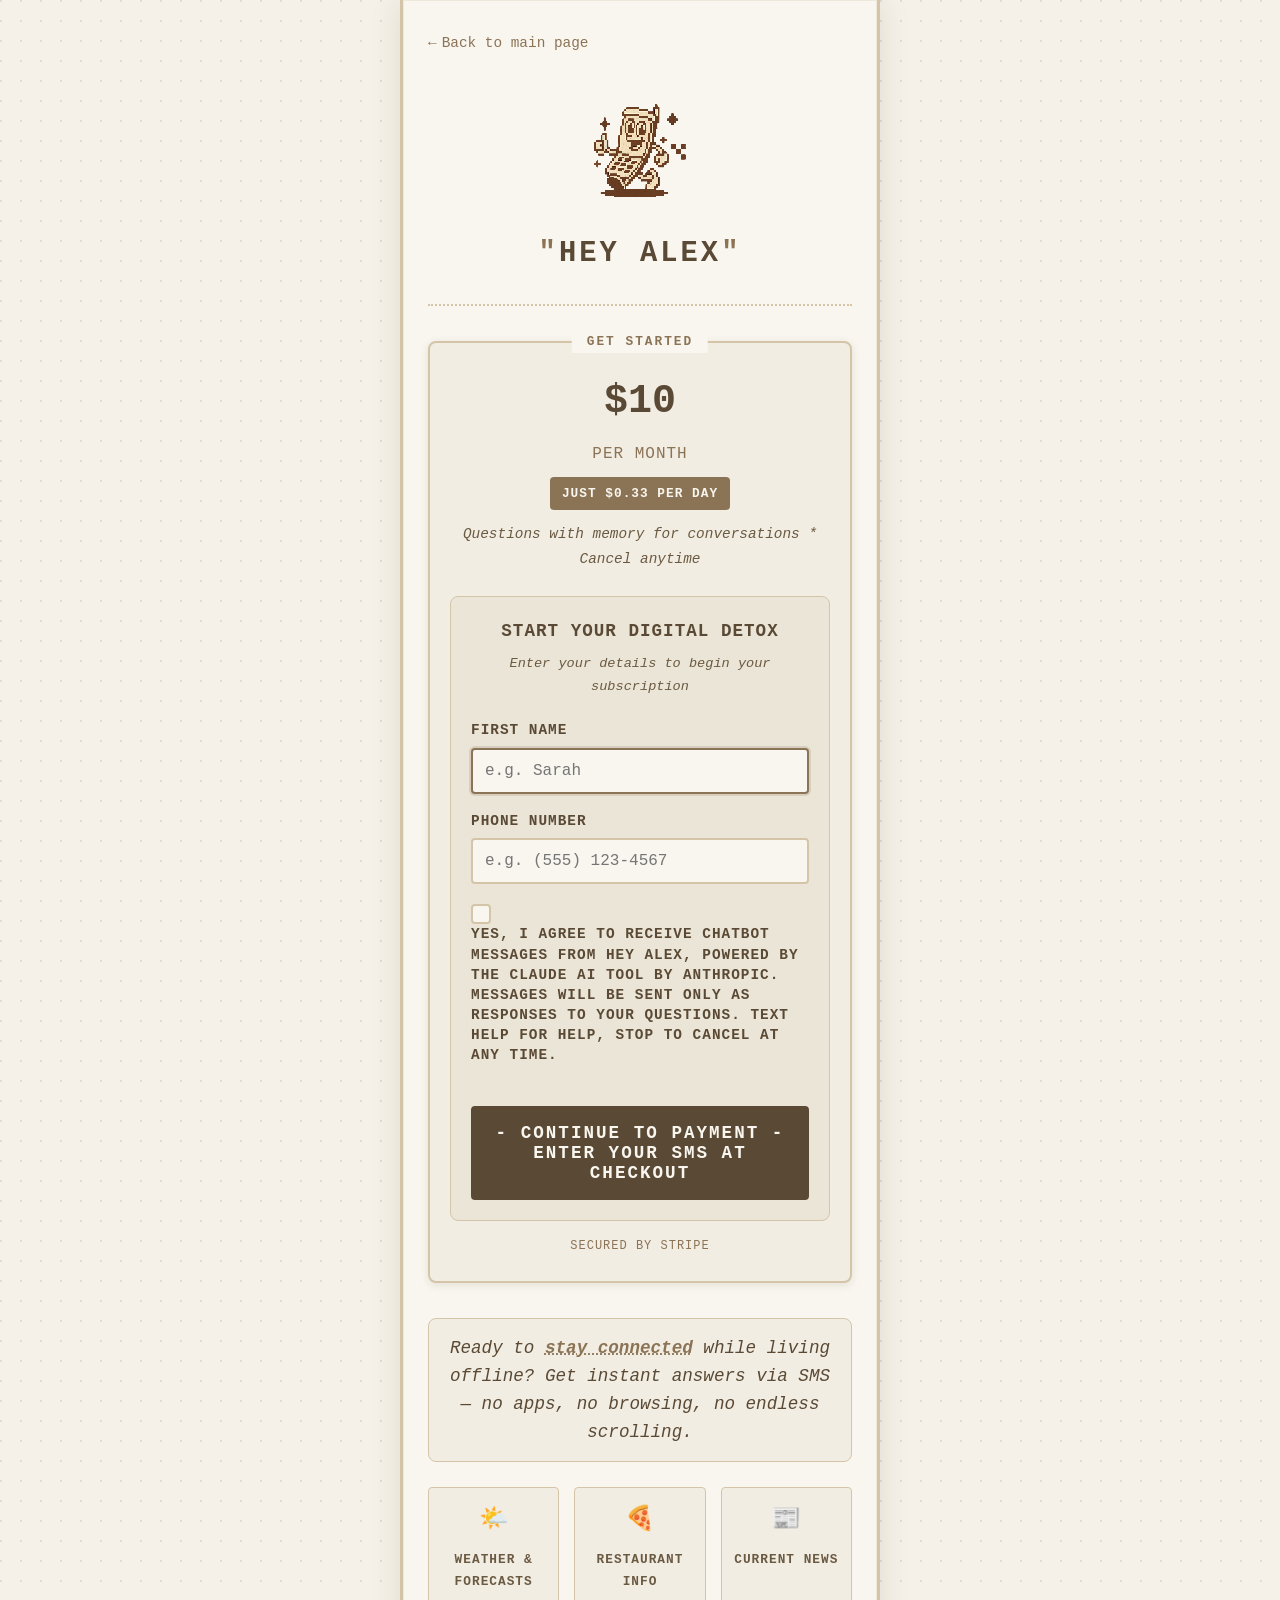
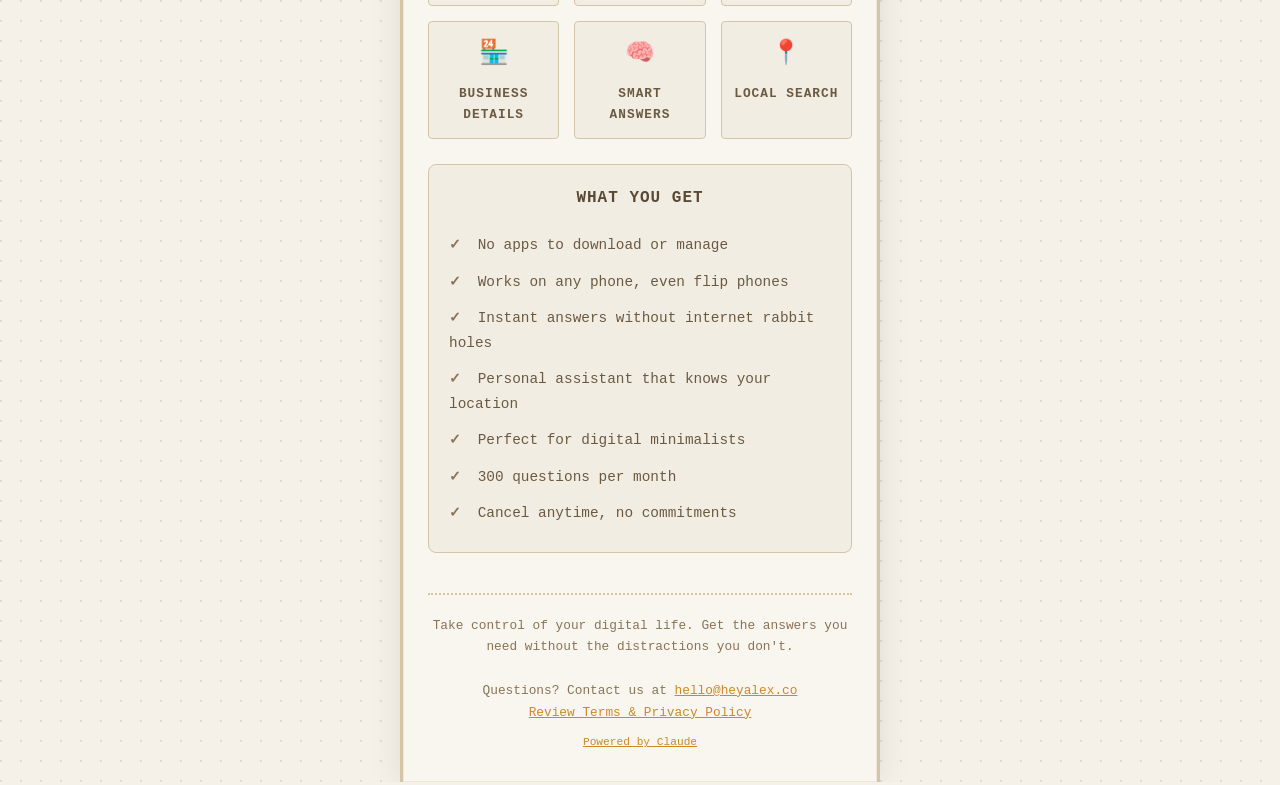
<file: signup.html>
<!DOCTYPE html>
<html lang="en">
<head>
    <meta charset="UTF-8">
    <meta name="viewport" content="width=device-width, initial-scale=1.0">
    <title>Sign Up - Hey Alex</title>
    <meta name="description" content="Sign up for Hey Alex and start getting instant answers via SMS without endless scrolling.">

    <style>
        * {
            margin: 0;
            padding: 0;
            box-sizing: border-box;
        }

        @import url('https://fonts.googleapis.com/css2?family=Courier+Prime:wght@400;700&display=swap');

        body {
            font-family: 'Courier Prime', monospace;
            line-height: 1.7;
            background: #f5f1e8;
            color: #2c2416;
            min-height: 100vh;
            background-image: 
                radial-gradient(circle at 1px 1px, rgba(44,36,22,0.1) 1px, transparent 0);
            background-size: 20px 20px;
        }

                .footer {
            text-align: center;
            margin-top: 40px;
            padding-top: 20px;
            border-top: 2px dotted #d4c5a9;
            font-size: 0.8rem;
            color: #8b7355;
        }

        .container {
            max-width: 480px;
            margin: 0 auto;
            padding: 30px 25px;
            background: #f9f6ef;
            min-height: 100vh;
            border-left: 3px solid #d4c5a9;
            border-right: 3px solid #d4c5a9;
            box-shadow: 
                inset 0 0 0 1px rgba(212,197,169,0.3),
                0 0 30px rgba(44,36,22,0.1);
        }

        a {
    color: #cd8926;
}

        .back-link {
            display: inline-flex;
            align-items: center;
            color: #8b7355;
            text-decoration: none;
            font-size: 0.9rem;
            margin-bottom: 20px;
            transition: color 0.2s ease;
        }

        .back-link:hover {
            color: #5a4a35;
        }

        .back-link::before {
            content: "← ";
            margin-right: 5px;
        }

        .logo-section {
            text-align: center;
            padding: 20px 0 25px;
            border-bottom: 2px dotted #d4c5a9;
            margin-bottom: 30px;
            display: flex;
            flex-direction: column;
            align-items: center;
            gap: 15px;
        }

        .pixel-logo {
            width: 120px;
            height: 120px;
            position: relative;
            image-rendering: pixelated;
            image-rendering: -moz-crisp-edges;
            image-rendering: crisp-edges;
            display: flex;
            align-items: center;
            justify-content: center;
            background-image: url('hey-alex-logo.png');
            background-size: contain;
            background-repeat: no-repeat;
            background-position: center;
        }

        .pixel-logo::before {
            content: "";
        }

        .logo {
            font-size: 1.8rem;
            font-weight: 700;
            color: #5a4a35;
            margin: 0;
            text-transform: uppercase;
            letter-spacing: 3px;
            position: relative;
        }

        .logo::before {
            content: '"';
            color: #8b7355;
        }

        .logo::after {
            content: '"';
            color: #8b7355;
        }

        .hero-tagline {
            font-size: 1.1rem;
            color: #5a4a35;
            line-height: 1.6;
            margin-bottom: 25px;
            padding: 15px;
            text-align: center;
            font-style: italic;
            background: #f2ede3;
            border: 1px solid #d4c5a9;
            border-radius: 8px;
        }

        .highlight {
            color: #8b7355;
            font-weight: 700;
            text-decoration: underline;
            text-decoration-style: dotted;
        }

        .pricing-section {
            background: #f2ede3;
            border: 2px solid #d4c5a9;
            border-radius: 8px;
            padding: 25px 20px;
            text-align: center;
            margin: 35px 0;
            position: relative;
            box-shadow: 0 2px 8px rgba(44,36,22,0.1);
        }

        .pricing-section::before {
            content: "GET STARTED";
            position: absolute;
            top: -12px;
            left: 50%;
            transform: translateX(-50%);
            background: #f9f6ef;
            padding: 0 15px;
            font-size: 0.8rem;
            font-weight: 700;
            color: #8b7355;
            letter-spacing: 2px;
        }

        .price-header {
            margin-bottom: 25px;
        }

        .price {
            font-size: 2.5rem;
            font-weight: 700;
            color: #5a4a35;
            margin-bottom: 5px;
        }

        .price-period {
            font-size: 1rem;
            color: #8b7355;
            margin-bottom: 8px;
            text-transform: uppercase;
            letter-spacing: 1px;
        }

        .value-highlight {
            background: #8b7355;
            color: #f9f6ef;
            padding: 6px 12px;
            border-radius: 4px;
            font-size: 0.8rem;
            font-weight: 700;
            margin-bottom: 12px;
            text-transform: uppercase;
            letter-spacing: 1px;
            display: inline-block;
        }

        .price-description {
            font-size: 0.9rem;
            color: #6b5a42;
            font-style: italic;
        }

        .signup-form {
            background: #ebe5d7;
            border: 1px solid #d4c5a9;
            border-radius: 8px;
            padding: 20px;
            margin-top: 20px;
            text-align: left;
        }

        .form-header {
            text-align: center;
            margin-bottom: 20px;
        }

        .form-header h4 {
            font-size: 1.1rem;
            color: #5a4a35;
            margin-bottom: 5px;
            text-transform: uppercase;
            letter-spacing: 1px;
        }

        .form-header p {
            font-size: 0.85rem;
            color: #6b5a42;
            font-style: italic;
        }

        .form-group {
            margin-bottom: 15px;
        }

        .form-group label {
            display: block;
            font-size: 0.9rem;
            font-weight: 700;
            color: #5a4a35;
            margin-bottom: 5px;
            text-transform: uppercase;
            letter-spacing: 1px;
        }

        .form-group input[type="text"],
        .form-group input[type="tel"] {
            width: 100%;
            padding: 12px;
            border: 2px solid #d4c5a9;
            border-radius: 4px;
            font-family: 'Courier Prime', monospace;
            font-size: 1rem;
            background: #f9f6ef;
            color: #2c2416;
            transition: border-color 0.2s ease;
        }

        .form-group input[type="text"]:focus,
        .form-group input[type="tel"]:focus {
            outline: none;
            border-color: #8b7355;
            box-shadow: 0 0 0 2px rgba(139,115,85,0.2);
        }

        .checkbox-group {
            margin: 20px 0;
        }

        .checkbox-label {
            display: flex;
            align-items: flex-start;
            cursor: pointer;
            font-size: 0.85rem;
            line-height: 1.4;
            color: #6b5a42;
            user-select: none;
        }

        .checkbox-label input[type="checkbox"] {
            position: absolute;
            opacity: 0;
            cursor: pointer;
            height: 0;
            width: 0;
        }

        .checkmark {
            width: 20px;
            height: 20px;
            border: 2px solid #d4c5a9;
            border-radius: 4px;
            background: #f9f6ef;
            margin-right: 12px;
            margin-top: 2px;
            position: relative;
            transition: all 0.2s ease;
            flex-shrink: 0;
            cursor: pointer;
            display: flex;
            align-items: center;
            justify-content: center;
        }

        .checkbox-label:hover .checkmark {
            border-color: #8b7355;
            background: #f2ede3;
        }

        .checkbox-label input[type="checkbox"]:checked + .checkmark {
            background: #5a4a35;
            border-color: #5a4a35;
        }

        .checkbox-label input[type="checkbox"]:checked + .checkmark::after {
            content: "✓";
            color: #f9f6ef;
            font-size: 14px;
            font-weight: 700;
            line-height: 1;
        }

        .checkbox-label input[type="checkbox"]:focus + .checkmark {
            box-shadow: 0 0 0 2px rgba(139,115,85,0.3);
        }

        .checkbox-text {
            flex: 1;
            cursor: pointer;
        }

        .continue-btn {
            width: 100%;
            padding: 15px;
            background: #5a4a35;
            color: #f9f6ef;
            border: 2px solid #5a4a35;
            border-radius: 4px;
            font-size: 1.1rem;
            font-weight: 700;
            font-family: 'Courier Prime', monospace;
            cursor: pointer;
            transition: all 0.2s ease;
            text-transform: uppercase;
            letter-spacing: 2px;
            margin-top: 20px;
        }

        .continue-btn:hover {
            background: #f9f6ef;
            color: #5a4a35;
            transform: translateY(-1px);
        }

        .continue-btn:disabled {
            background: #ccc;
            border-color: #ccc;
            cursor: not-allowed;
            transform: none;
        }

        .error-message {
            color: #e74c3c;
            font-size: 0.9rem;
            margin-top: 10px;
            text-align: center;
            display: none;
            background: #ffeaea;
            border: 1px solid #f5c6c6;
            padding: 10px;
            border-radius: 4px;
        }

        .powered-by {
            text-align: center;
            margin-top: 15px;
            font-size: 0.75rem;
            color: #8b7355;
            text-transform: uppercase;
            letter-spacing: 1px;
        }

        .features {
            display: grid;
            grid-template-columns: repeat(auto-fit, minmax(100px, 1fr));
            gap: 15px;
            margin: 25px 0;
        }

        .feature {
            text-align: center;
            padding: 12px;
            background: #f2ede3;
            border: 1px solid #d4c5a9;
            border-radius: 4px;
            transition: transform 0.2s ease;
        }

        .feature:hover {
            transform: translateY(-2px);
            box-shadow: 0 4px 8px rgba(44,36,22,0.1);
        }

        .feature-icon {
            font-size: 1.5rem;
            margin-bottom: 8px;
        }

        .feature-text {
            font-size: 0.8rem;
            color: #6b5a42;
            font-weight: 700;
            text-transform: uppercase;
            letter-spacing: 1px;
        }

        .benefits-list {
            background: #f2ede3;
            border: 1px solid #d4c5a9;
            border-radius: 8px;
            padding: 20px;
            margin: 25px 0;
        }

        .benefits-list h3 {
            font-size: 1rem;
            color: #5a4a35;
            margin-bottom: 15px;
            text-align: center;
            text-transform: uppercase;
            letter-spacing: 1px;
        }

        .benefits-list ul {
            list-style: none;
            padding: 0;
        }

        .benefits-list li {
            padding: 6px 0;
            font-size: 0.9rem;
            color: #6b5a42;
        }

        .benefits-list li::before {
            content: "✓ ";
            color: #8b7355;
            font-weight: 700;
            margin-right: 8px;
        }

        .loading {
            display: none;
        }

        @media (max-width: 360px) {
            .container {
                padding: 15px;
            }
            
            .logo {
                font-size: 2rem;
            }
            
            .price {
                font-size: 2.5rem;
            }
        }
    </style>
</head>
<body>
    <div class="container">
        <!-- Back Link -->
        <a href="#" class="back-link" onclick="history.back(); return false;">Back to main page</a>

        <!-- Logo Section -->
        <div class="logo-section">
            <div class="pixel-logo"></div>
            <div class="logo">Hey Alex</div>
        </div>

        <!-- Signup Section - Moved to top -->
        <div class="pricing-section">
            <div class="price-header">
                <div class="price">$10</div>
                <div class="price-period">per month</div>
                <div class="value-highlight">Just $0.33 per day</div>
                <div class="price-description">Questions with memory for conversations * Cancel anytime</div>
            </div>

            <div class="signup-form">
                <div class="form-header">
                    <h4>Start Your Digital Detox</h4>
                    <p>Enter your details to begin your subscription</p>
                </div>
                
                <form id="user-details-form">
                    <div class="form-group">
                        <label for="firstName">First Name</label>
                        <input type="text" id="firstName" name="firstName" required placeholder="e.g. Sarah" autocomplete="given-name">
                    </div>
                    
                    <div class="form-group">
                        <label for="phoneNumber">Phone Number</label>
                        <input type="tel" id="phoneNumber" name="phoneNumber" required placeholder="e.g. (555) 123-4567" autocomplete="tel">
                    </div>
                    
                    <div class="form-group checkbox-group">
                        <label class="checkbox-label">
                            <input type="checkbox" id="smsConsent" name="smsConsent" required>
                            <span class="checkmark"></span>
                            <span class="checkbox-text">YES, I agree to receive chatbot messages from Hey Alex, powered by the Claude AI tool by Anthropic. Messages will be sent ONLY as responses to your questions. Text HELP for help, STOP to cancel at any time.</span>
                        </label>
                    </div>
                    
                    <button type="submit" class="continue-btn">
                        <span class="btn-text"> - Continue to Payment - Enter your SMS at Checkout</span>
                        <span class="loading" style="display: none;">Processing...</span>
                    </button>
                </form>
            </div>
            
            <div class="error-message" id="error-message"></div>
            <div class="powered-by">Secured by Stripe</div>
        </div>

        <!-- Hero Tagline -->
        <div class="hero-tagline">
            Ready to <span class="highlight">stay connected</span> while living offline? 
            Get instant answers via SMS — no apps, no browsing, no endless scrolling.
        </div>

        <!-- Features -->
        <div class="features">
            <div class="feature">
                <div class="feature-icon">🌤️</div>
                <div class="feature-text">Weather & Forecasts</div>
            </div>
            <div class="feature">
                <div class="feature-icon">🍕</div>
                <div class="feature-text">Restaurant Info</div>
            </div>
            <div class="feature">
                <div class="feature-icon">📰</div>
                <div class="feature-text">Current News</div>
            </div>
            <div class="feature">
                <div class="feature-icon">🏪</div>
                <div class="feature-text">Business Details</div>
            </div>
            <div class="feature">
                <div class="feature-icon">🧠</div>
                <div class="feature-text">Smart Answers</div>
            </div>
            <div class="feature">
                <div class="feature-icon">📍</div>
                <div class="feature-text">Local Search</div>
            </div>
        </div>

        <!-- Benefits List -->
        <div class="benefits-list">
            <h3>What You Get</h3>
            <ul>
                <li>No apps to download or manage</li>
                <li>Works on any phone, even flip phones</li>
                <li>Instant answers without internet rabbit holes</li>
                <li>Personal assistant that knows your location</li>
                <li>Perfect for digital minimalists</li>
                <li>300 questions per month</li>
                <li>Cancel anytime, no commitments</li>
            </ul>
        </div>
                    <!-- Footer -->
        <div class="footer">
            <p>Take control of your digital life. Get the answers you need without the distractions you don't.</p>
            <br>
            <p>Questions? Contact us at <a href="mailto:hello@heyalex.co">hello@heyalex.co</a></p>
             <p><a href="http:heyalex.co/terms_conditions.html">Review Terms & Privacy Policy</a></p>
            <p style="margin-top: 10px; font-size: 0.7rem;"><a href="http://claude.ai">Powered by Claude</a></p>
        </div>
    </div>



    <script>
        function validatePhoneNumber(phone) {
            // Remove all non-digits
            const cleaned = phone.replace(/\D/g, '');
            
            // Check if it's a valid US phone number (10 or 11 digits)
            if (cleaned.length === 10 || (cleaned.length === 11 && cleaned[0] === '1')) {
                return true;
            }
            return false;
        }

        function formatPhoneNumber(phone) {
            const cleaned = phone.replace(/\D/g, '');
            
            if (cleaned.length === 10) {
                return `(${cleaned.slice(0,3)}) ${cleaned.slice(3,6)}-${cleaned.slice(6)}`;
            } else if (cleaned.length === 11 && cleaned[0] === '1') {
                return `+1 (${cleaned.slice(1,4)}) ${cleaned.slice(4,7)}-${cleaned.slice(7)}`;
            }
            
            return phone;
        }

        function showError(message) {
            const errorElement = document.getElementById('error-message');
            errorElement.textContent = message;
            errorElement.style.display = 'block';
            
            // Scroll error into view
            errorElement.scrollIntoView({ behavior: 'smooth', block: 'nearest' });
        }

        function hideError() {
            const errorElement = document.getElementById('error-message');
            errorElement.style.display = 'none';
            errorElement.textContent = '';
        }

        function handleFormSubmit(event) {
            event.preventDefault();
            console.log('Form submitted');
            
            const formData = new FormData(event.target);
            const firstName = formData.get('firstName').trim();
            const phoneNumber = formData.get('phoneNumber').trim();
            const smsConsent = formData.get('smsConsent');
            
            console.log('Form data:', { firstName, phoneNumber, smsConsent });
            
            // Clear previous errors
            hideError();
            
            // Validation
            if (!firstName || firstName.length < 2) {
                showError('Please enter a valid first name (at least 2 characters)');
                document.getElementById('firstName').focus();
                return;
            }
            
            if (!validatePhoneNumber(phoneNumber)) {
                showError('Please enter a valid US phone number (10 digits)');
                document.getElementById('phoneNumber').focus();
                return;
            }
            
            if (!smsConsent) {
                showError('Please agree to receive SMS messages to continue');
                document.getElementById('smsConsent').focus();
                return;
            }
            
            // Show loading state
            const continueBtn = document.querySelector('.continue-btn');
            const btnText = continueBtn.querySelector('.btn-text');
            const loading = continueBtn.querySelector('.loading');
            
            btnText.style.display = 'none';
            loading.style.display = 'inline';
            continueBtn.disabled = true;
            
            // Store user data in sessionStorage for the checkout page
            const userData = {
                firstName: firstName,
                phoneNumber: formatPhoneNumber(phoneNumber),
                smsConsent: true,
                timestamp: new Date().toISOString()
            };
            
            sessionStorage.setItem('heyAlexUserData', JSON.stringify(userData));
            
            // Redirect to Stripe with user data as URL parameters
            const stripeUrl = new URL('https://buy.stripe.com/5kQ5kC66GaqRfALf7Febu05');
            stripeUrl.searchParams.set('client_reference_id', encodeURIComponent(phoneNumber.replace(/\D/g, '')));
            stripeUrl.searchParams.set('prefilled_customer_name', encodeURIComponent(firstName));
            
            console.log('Redirecting to:', stripeUrl.toString());
            
            // Add a slight delay for better UX
            setTimeout(() => {
                window.location.href = stripeUrl.toString();
            }, 1000);
        }

        // Initialize everything when DOM is loaded
        document.addEventListener('DOMContentLoaded', function() {
            console.log('Signup page loaded');
            
            // Phone number formatting on input
            const phoneInput = document.getElementById('phoneNumber');
            
            if (phoneInput) {
                phoneInput.addEventListener('input', function(e) {
                    let value = e.target.value.replace(/\D/g, '');
                    
                    if (value.length >= 6) {
                        value = `(${value.slice(0,3)}) ${value.slice(3,6)}-${value.slice(6,10)}`;
                    } else if (value.length >= 3) {
                        value = `(${value.slice(0,3)}) ${value.slice(3)}`;
                    }
                    
                    e.target.value = value;
                });
                
                // Prevent non-numeric characters except formatting
                phoneInput.addEventListener('keypress', function(e) {
                    const char = String.fromCharCode(e.which);
                    if (!/[0-9().\-\s]/.test(char)) {
                        e.preventDefault();
                    }
                });
            }
            
            // Enhanced checkbox functionality
            const checkboxLabel = document.querySelector('.checkbox-label');
            const checkbox = document.getElementById('smsConsent');
            const checkmark = document.querySelector('.checkmark');
            
            if (checkboxLabel && checkbox && checkmark) {
                // Make entire label clickable
                checkboxLabel.addEventListener('click', function(e) {
                    if (e.target !== checkbox) {
                        e.preventDefault();
                        checkbox.checked = !checkbox.checked;
                        console.log('Checkbox toggled:', checkbox.checked);
                    }
                });
                
                // Visual feedback on checkbox change
                checkbox.addEventListener('change', function() {
                    console.log('Checkbox changed:', this.checked);
                    if (this.checked) {
                        checkmark.style.transform = 'scale(1.1)';
                        setTimeout(() => {
                            checkmark.style.transform = 'scale(1)';
                        }, 150);
                    }
                });
                
                // Keyboard accessibility
                checkbox.addEventListener('keydown', function(e) {
                    if (e.key === ' ' || e.key === 'Enter') {
                        e.preventDefault();
                        this.checked = !this.checked;
                        this.dispatchEvent(new Event('change'));
                    }
                });
            }
            
            // Attach form submit handler
            const form = document.getElementById('user-details-form');
            if (form) {
                form.addEventListener('submit', handleFormSubmit);
            }
            
            // Add interactive feature hover effects
            document.querySelectorAll('.feature').forEach(feature => {
                feature.addEventListener('mouseenter', function() {
                    this.style.backgroundColor = '#ebe5d7';
                });
                
                feature.addEventListener('mouseleave', function() {
                    this.style.backgroundColor = '#f2ede3';
                });
            });

            // Focus on first name field when page loads
            document.getElementById('firstName').focus();
        });

        // Track engagement
        console.log('Hey Alex signup page analytics ready');
        
        // You could add analytics tracking here:
        // gtag('event', 'page_view', { page_title: 'Signup Page' });
    </script>
</body>
</html>
</file>
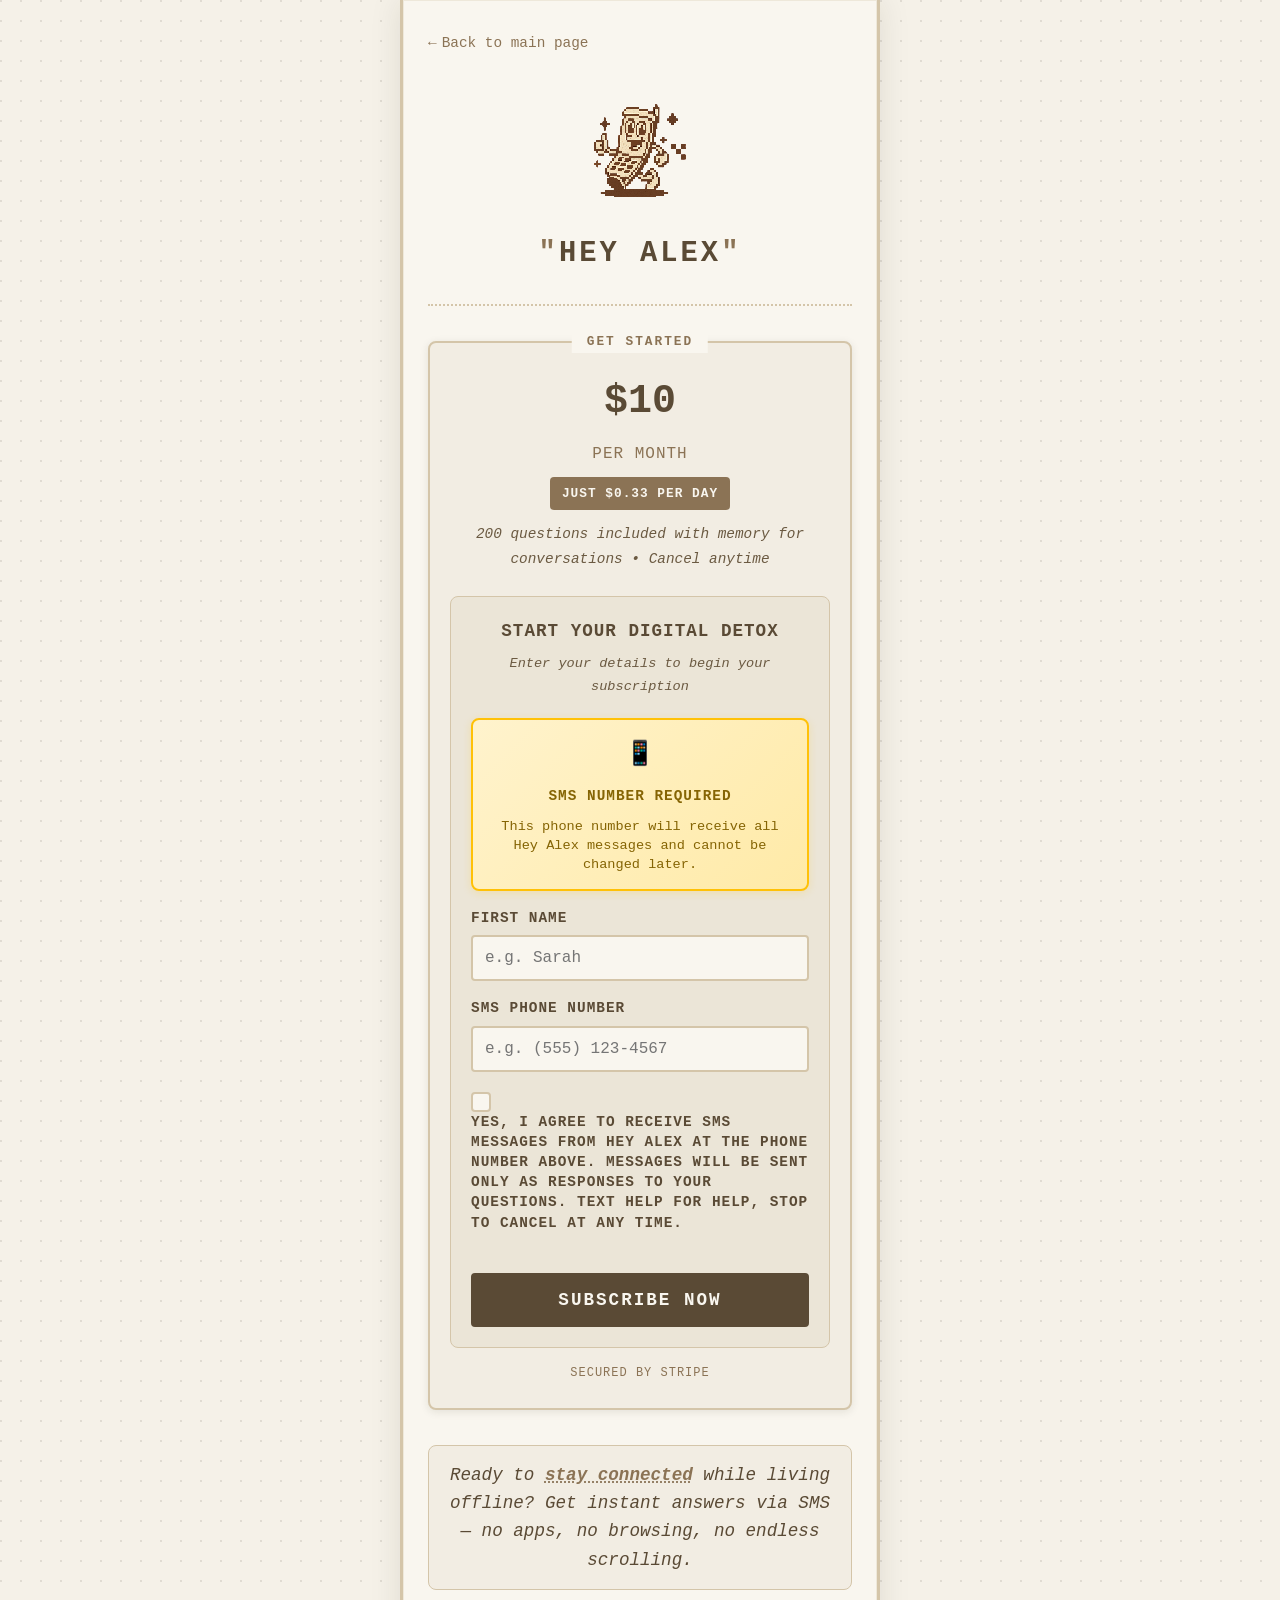
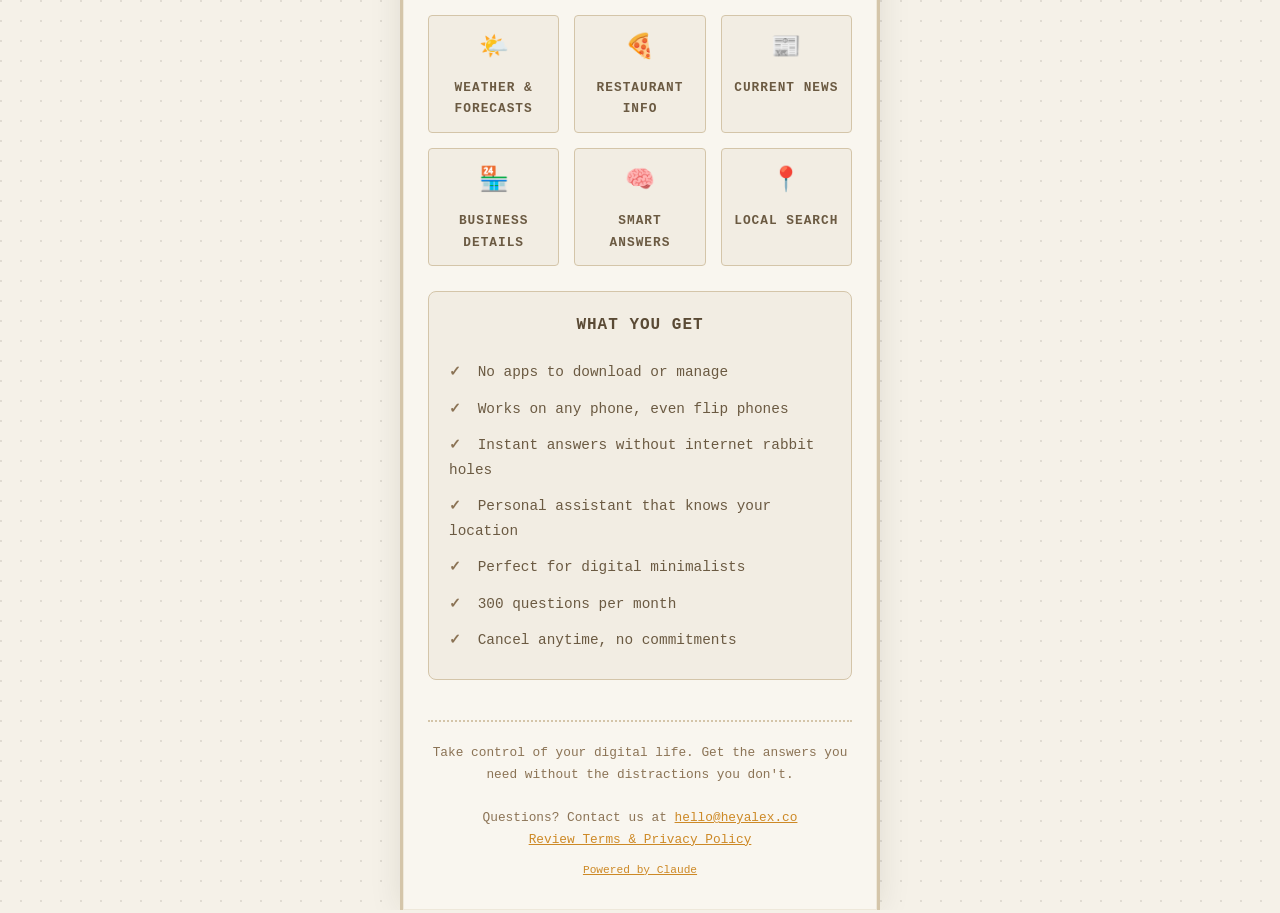
<file: signup2.html>
<!DOCTYPE html>
<html lang="en">
<head>
    <meta charset="UTF-8">
    <meta name="viewport" content="width=device-width, initial-scale=1.0">
    <title>Sign Up - Hey Alex</title>
    <meta name="description" content="Sign up for Hey Alex and start getting instant answers via SMS without endless scrolling.">
    <script src="https://js.stripe.com/v3/"></script>

    <style>
        * {
            margin: 0;
            padding: 0;
            box-sizing: border-box;
        }

        @import url('https://fonts.googleapis.com/css2?family=Courier+Prime:wght@400;700&display=swap');

        body {
            font-family: 'Courier Prime', monospace;
            line-height: 1.7;
            background: #f5f1e8;
            color: #2c2416;
            min-height: 100vh;
            background-image: 
                radial-gradient(circle at 1px 1px, rgba(44,36,22,0.1) 1px, transparent 0);
            background-size: 20px 20px;
        }

        .footer {
            text-align: center;
            margin-top: 40px;
            padding-top: 20px;
            border-top: 2px dotted #d4c5a9;
            font-size: 0.8rem;
            color: #8b7355;
        }

        .container {
            max-width: 480px;
            margin: 0 auto;
            padding: 30px 25px;
            background: #f9f6ef;
            min-height: 100vh;
            border-left: 3px solid #d4c5a9;
            border-right: 3px solid #d4c5a9;
            box-shadow: 
                inset 0 0 0 1px rgba(212,197,169,0.3),
                0 0 30px rgba(44,36,22,0.1);
        }

        a {
            color: #cd8926;
        }

        .back-link {
            display: inline-flex;
            align-items: center;
            color: #8b7355;
            text-decoration: none;
            font-size: 0.9rem;
            margin-bottom: 20px;
            transition: color 0.2s ease;
        }

        .back-link:hover {
            color: #5a4a35;
        }

        .back-link::before {
            content: "← ";
            margin-right: 5px;
        }

        .logo-section {
            text-align: center;
            padding: 20px 0 25px;
            border-bottom: 2px dotted #d4c5a9;
            margin-bottom: 30px;
            display: flex;
            flex-direction: column;
            align-items: center;
            gap: 15px;
        }

        .pixel-logo {
            width: 120px;
            height: 120px;
            position: relative;
            image-rendering: pixelated;
            image-rendering: -moz-crisp-edges;
            image-rendering: crisp-edges;
            display: flex;
            align-items: center;
            justify-content: center;
            background-image: url('hey-alex-logo.png');
            background-size: contain;
            background-repeat: no-repeat;
            background-position: center;
        }

        .pixel-logo::before {
            content: "";
        }

        .logo {
            font-size: 1.8rem;
            font-weight: 700;
            color: #5a4a35;
            margin: 0;
            text-transform: uppercase;
            letter-spacing: 3px;
            position: relative;
        }

        .logo::before {
            content: '"';
            color: #8b7355;
        }

        .logo::after {
            content: '"';
            color: #8b7355;
        }

        .hero-tagline {
            font-size: 1.1rem;
            color: #5a4a35;
            line-height: 1.6;
            margin-bottom: 25px;
            padding: 15px;
            text-align: center;
            font-style: italic;
            background: #f2ede3;
            border: 1px solid #d4c5a9;
            border-radius: 8px;
        }

        .highlight {
            color: #8b7355;
            font-weight: 700;
            text-decoration: underline;
            text-decoration-style: dotted;
        }

        .pricing-section {
            background: #f2ede3;
            border: 2px solid #d4c5a9;
            border-radius: 8px;
            padding: 25px 20px;
            text-align: center;
            margin: 35px 0;
            position: relative;
            box-shadow: 0 2px 8px rgba(44,36,22,0.1);
        }

        .pricing-section::before {
            content: "GET STARTED";
            position: absolute;
            top: -12px;
            left: 50%;
            transform: translateX(-50%);
            background: #f9f6ef;
            padding: 0 15px;
            font-size: 0.8rem;
            font-weight: 700;
            color: #8b7355;
            letter-spacing: 2px;
        }

        .price-header {
            margin-bottom: 25px;
        }

        .price {
            font-size: 2.5rem;
            font-weight: 700;
            color: #5a4a35;
            margin-bottom: 5px;
        }

        .price-period {
            font-size: 1rem;
            color: #8b7355;
            margin-bottom: 8px;
            text-transform: uppercase;
            letter-spacing: 1px;
        }

        .value-highlight {
            background: #8b7355;
            color: #f9f6ef;
            padding: 6px 12px;
            border-radius: 4px;
            font-size: 0.8rem;
            font-weight: 700;
            margin-bottom: 12px;
            text-transform: uppercase;
            letter-spacing: 1px;
            display: inline-block;
        }

        .price-description {
            font-size: 0.9rem;
            color: #6b5a42;
            font-style: italic;
        }

        .signup-form {
            background: #ebe5d7;
            border: 1px solid #d4c5a9;
            border-radius: 8px;
            padding: 20px;
            margin-top: 20px;
            text-align: left;
        }

        .form-header {
            text-align: center;
            margin-bottom: 20px;
        }

        .form-header h4 {
            font-size: 1.1rem;
            color: #5a4a35;
            margin-bottom: 5px;
            text-transform: uppercase;
            letter-spacing: 1px;
        }

        .form-header p {
            font-size: 0.85rem;
            color: #6b5a42;
            font-style: italic;
        }

        /* Phone Alert Box */
        .phone-alert {
            background: linear-gradient(135deg, #fff3cd 0%, #ffeaa7 100%);
            border: 2px solid #ffc107;
            border-radius: 8px;
            padding: 15px;
            margin: 15px 0;
            text-align: center;
            box-shadow: 0 2px 8px rgba(255, 193, 7, 0.2);
        }

        .phone-alert-icon {
            font-size: 1.5rem;
            margin-bottom: 8px;
        }

        .phone-alert-title {
            font-weight: bold;
            color: #856404;
            font-size: 0.9rem;
            margin-bottom: 8px;
            text-transform: uppercase;
            letter-spacing: 1px;
        }

        .phone-alert-text {
            color: #856404;
            font-size: 0.85rem;
            line-height: 1.4;
        }

        .form-group {
            margin-bottom: 15px;
        }

        .form-group label {
            display: block;
            font-size: 0.9rem;
            font-weight: 700;
            color: #5a4a35;
            margin-bottom: 5px;
            text-transform: uppercase;
            letter-spacing: 1px;
        }

        .form-group input[type="text"],
        .form-group input[type="tel"] {
            width: 100%;
            padding: 12px;
            border: 2px solid #d4c5a9;
            border-radius: 4px;
            font-family: 'Courier Prime', monospace;
            font-size: 1rem;
            background: #f9f6ef;
            color: #2c2416;
            transition: border-color 0.2s ease;
        }

        .form-group input[type="text"]:focus,
        .form-group input[type="tel"]:focus {
            outline: none;
            border-color: #8b7355;
            box-shadow: 0 0 0 2px rgba(139,115,85,0.2);
        }

        .checkbox-group {
            margin: 20px 0;
        }

        .checkbox-label {
            display: flex;
            align-items: flex-start;
            cursor: pointer;
            font-size: 0.85rem;
            line-height: 1.4;
            color: #6b5a42;
            user-select: none;
        }

        .checkbox-label input[type="checkbox"] {
            position: absolute;
            opacity: 0;
            cursor: pointer;
            height: 0;
            width: 0;
        }

        .checkmark {
            width: 20px;
            height: 20px;
            border: 2px solid #d4c5a9;
            border-radius: 4px;
            background: #f9f6ef;
            margin-right: 12px;
            margin-top: 2px;
            position: relative;
            transition: all 0.2s ease;
            flex-shrink: 0;
            cursor: pointer;
            display: flex;
            align-items: center;
            justify-content: center;
        }

        .checkbox-label:hover .checkmark {
            border-color: #8b7355;
            background: #f2ede3;
        }

        .checkbox-label input[type="checkbox"]:checked + .checkmark {
            background: #5a4a35;
            border-color: #5a4a35;
        }

        .checkbox-label input[type="checkbox"]:checked + .checkmark::after {
            content: "✓";
            color: #f9f6ef;
            font-size: 14px;
            font-weight: 700;
            line-height: 1;
        }

        .checkbox-label input[type="checkbox"]:focus + .checkmark {
            box-shadow: 0 0 0 2px rgba(139,115,85,0.3);
        }

        .checkbox-text {
            flex: 1;
            cursor: pointer;
        }

        .continue-btn {
            width: 100%;
            padding: 15px;
            background: #5a4a35;
            color: #f9f6ef;
            border: 2px solid #5a4a35;
            border-radius: 4px;
            font-size: 1.1rem;
            font-weight: 700;
            font-family: 'Courier Prime', monospace;
            cursor: pointer;
            transition: all 0.2s ease;
            text-transform: uppercase;
            letter-spacing: 2px;
            margin-top: 20px;
        }

        .continue-btn:hover {
            background: #f9f6ef;
            color: #5a4a35;
            transform: translateY(-1px);
        }

        .continue-btn:disabled {
            background: #ccc;
            border-color: #ccc;
            cursor: not-allowed;
            transform: none;
        }

        .error-message {
            color: #e74c3c;
            font-size: 0.9rem;
            margin-top: 10px;
            text-align: center;
            display: none;
            background: #ffeaea;
            border: 1px solid #f5c6c6;
            padding: 10px;
            border-radius: 4px;
        }

        .powered-by {
            text-align: center;
            margin-top: 15px;
            font-size: 0.75rem;
            color: #8b7355;
            text-transform: uppercase;
            letter-spacing: 1px;
        }

        .features {
            display: grid;
            grid-template-columns: repeat(auto-fit, minmax(100px, 1fr));
            gap: 15px;
            margin: 25px 0;
        }

        .feature {
            text-align: center;
            padding: 12px;
            background: #f2ede3;
            border: 1px solid #d4c5a9;
            border-radius: 4px;
            transition: transform 0.2s ease;
        }

        .feature:hover {
            transform: translateY(-2px);
            box-shadow: 0 4px 8px rgba(44,36,22,0.1);
        }

        .feature-icon {
            font-size: 1.5rem;
            margin-bottom: 8px;
        }

        .feature-text {
            font-size: 0.8rem;
            color: #6b5a42;
            font-weight: 700;
            text-transform: uppercase;
            letter-spacing: 1px;
        }

        .benefits-list {
            background: #f2ede3;
            border: 1px solid #d4c5a9;
            border-radius: 8px;
            padding: 20px;
            margin: 25px 0;
        }

        .benefits-list h3 {
            font-size: 1rem;
            color: #5a4a35;
            margin-bottom: 15px;
            text-align: center;
            text-transform: uppercase;
            letter-spacing: 1px;
        }

        .benefits-list ul {
            list-style: none;
            padding: 0;
        }

        .benefits-list li {
            padding: 6px 0;
            font-size: 0.9rem;
            color: #6b5a42;
        }

        .benefits-list li::before {
            content: "✓ ";
            color: #8b7355;
            font-weight: 700;
            margin-right: 8px;
        }

        .loading {
            display: none;
        }

        @media (max-width: 360px) {
            .container {
                padding: 15px;
            }
            
            .logo {
                font-size: 2rem;
            }
            
            .price {
                font-size: 2.5rem;
            }
        }
    </style>
</head>
<body>
    <div class="container">
        <!-- Back Link -->
        <a href="#" class="back-link" onclick="history.back(); return false;">Back to main page</a>

        <!-- Logo Section -->
        <div class="logo-section">
            <div class="pixel-logo"></div>
            <div class="logo">Hey Alex</div>
        </div>

        <!-- Signup Section -->
        <div class="pricing-section">
            <div class="price-header">
                <div class="price">$10</div>
                <div class="price-period">per month</div>
                <div class="value-highlight">Just $0.33 per day</div>
                <div class="price-description">200 questions included with memory for conversations • Cancel anytime</div>
            </div>

            <div class="signup-form">
                <div class="form-header">
                    <h4>Start Your Digital Detox</h4>
                    <p>Enter your details to begin your subscription</p>
                </div>
                
                <!-- Phone Number Alert -->
                <div class="phone-alert">
                    <div class="phone-alert-icon">📱</div>
                    <div class="phone-alert-title">SMS Number Required</div>
                    <div class="phone-alert-text">
                        This phone number will receive all Hey Alex messages and cannot be changed later.
                    </div>
                </div>
                
                <form id="user-details-form">
                    <div class="form-group">
                        <label for="firstName">First Name</label>
                        <input type="text" id="firstName" name="firstName" required placeholder="e.g. Sarah" autocomplete="given-name">
                    </div>
                    
                    <div class="form-group">
                        <label for="phoneNumber">SMS Phone Number</label>
                        <input type="tel" id="phoneNumber" name="phoneNumber" required placeholder="e.g. (555) 123-4567" autocomplete="tel">
                    </div>
                    
                    <div class="form-group checkbox-group">
                        <label class="checkbox-label">
                            <input type="checkbox" id="smsConsent" name="smsConsent" required>
                            <span class="checkmark"></span>
                            <span class="checkbox-text">YES, I agree to receive SMS messages from Hey Alex at the phone number above. Messages will be sent ONLY as responses to your questions. Text HELP for help, STOP to cancel at any time.</span>
                        </label>
                    </div>
                    
                    <button type="submit" class="continue-btn">
                        <span class="btn-text">Subscribe Now</span>
                        <span class="loading" style="display: none;">Processing...</span>
                    </button>
                </form>
            </div>
            
            <div class="error-message" id="error-message"></div>
            <div class="powered-by">Secured by Stripe</div>
        </div>

        <!-- Hero Tagline -->
        <div class="hero-tagline">
            Ready to <span class="highlight">stay connected</span> while living offline? 
            Get instant answers via SMS — no apps, no browsing, no endless scrolling.
        </div>

        <!-- Features -->
        <div class="features">
            <div class="feature">
                <div class="feature-icon">🌤️</div>
                <div class="feature-text">Weather & Forecasts</div>
            </div>
            <div class="feature">
                <div class="feature-icon">🍕</div>
                <div class="feature-text">Restaurant Info</div>
            </div>
            <div class="feature">
                <div class="feature-icon">📰</div>
                <div class="feature-text">Current News</div>
            </div>
            <div class="feature">
                <div class="feature-icon">🏪</div>
                <div class="feature-text">Business Details</div>
            </div>
            <div class="feature">
                <div class="feature-icon">🧠</div>
                <div class="feature-text">Smart Answers</div>
            </div>
            <div class="feature">
                <div class="feature-icon">📍</div>
                <div class="feature-text">Local Search</div>
            </div>
        </div>

        <!-- Benefits List -->
        <div class="benefits-list">
            <h3>What You Get</h3>
            <ul>
                <li>No apps to download or manage</li>
                <li>Works on any phone, even flip phones</li>
                <li>Instant answers without internet rabbit holes</li>
                <li>Personal assistant that knows your location</li>
                <li>Perfect for digital minimalists</li>
                <li>300 questions per month</li>
                <li>Cancel anytime, no commitments</li>
            </ul>
        </div>

        <!-- Footer -->
        <div class="footer">
            <p>Take control of your digital life. Get the answers you need without the distractions you don't.</p>
            <br>
            <p>Questions? Contact us at <a href="mailto:hello@heyalex.co">hello@heyalex.co</a></p>
            <p><a href="http://heyalex.co/terms_conditions.html">Review Terms & Privacy Policy</a></p>
            <p style="margin-top: 10px; font-size: 0.7rem;"><a href="http://claude.ai">Powered by Claude</a></p>
        </div>
    </div>

    <script>
        // Initialize Stripe (replace with your actual publishable key)
        const stripe = Stripe('pk_live_51PlJXnBI3OUidNqdgTxHqGIZnJIpNMpqGLsj5jhqjjpIE2AzjH6RdCPwQ6lzx7DexQYXqkLLs5q9HYjfhfVuCXyM00R8FTdcA5');

        function validatePhoneNumber(phone) {
            // Remove all non-digits
            const cleaned = phone.replace(/\D/g, '');
            
            // Check if it's a valid US phone number (10 or 11 digits)
            if (cleaned.length === 10 || (cleaned.length === 11 && cleaned[0] === '1')) {
                return true;
            }
            return false;
        }

        function formatPhoneNumber(phone) {
            const cleaned = phone.replace(/\D/g, '');
            
            if (cleaned.length === 10) {
                return `+1${cleaned}`;
            } else if (cleaned.length === 11 && cleaned[0] === '1') {
                return `+${cleaned}`;
            }
            
            return phone;
        }

        function normalizePhoneForDisplay(phone) {
            const cleaned = phone.replace(/\D/g, '');
            
            if (cleaned.length === 10) {
                return `(${cleaned.slice(0,3)}) ${cleaned.slice(3,6)}-${cleaned.slice(6)}`;
            } else if (cleaned.length === 11 && cleaned[0] === '1') {
                return `+1 (${cleaned.slice(1,4)}) ${cleaned.slice(4,7)}-${cleaned.slice(7)}`;
            }
            
            return phone;
        }

        function showError(message) {
            const errorElement = document.getElementById('error-message');
            errorElement.textContent = message;
            errorElement.style.display = 'block';
            errorElement.scrollIntoView({ behavior: 'smooth', block: 'nearest' });
        }

        function hideError() {
            const errorElement = document.getElementById('error-message');
            errorElement.style.display = 'none';
            errorElement.textContent = '';
        }

        async function createCheckoutSession(firstName, phoneNumber) {
            try {
                const response = await fetch('/create-checkout-session', {
                    method: 'POST',
                    headers: {
                        'Content-Type': 'application/json',
                    },
                    body: JSON.stringify({
                        firstName: firstName,
                        phoneNumber: phoneNumber,
                        priceId: 'price_1PpGK5BI3OUidNqdnrTXq6sj'  // Replace with your actual price ID
                    })
                });

                if (!response.ok) {
                    const error = await response.json();
                    throw new Error(error.error || 'Failed to create checkout session');
                }

                const data = await response.json();
                return data.sessionId;
            } catch (error) {
                console.error('Error creating checkout session:', error);
                throw error;
            }
        }

        async function handleFormSubmit(event) {
            event.preventDefault();
            console.log('Form submitted');
            
            const formData = new FormData(event.target);
            const firstName = formData.get('firstName').trim();
            const phoneNumber = formData.get('phoneNumber').trim();
            const smsConsent = formData.get('smsConsent');
            
            console.log('Form data:', { firstName, phoneNumber, smsConsent });
            
            // Clear previous errors
            hideError();
            
            // Validation
            if (!firstName || firstName.length < 2) {
                showError('Please enter a valid first name (at least 2 characters)');
                document.getElementById('firstName').focus();
                return;
            }
            
            if (!validatePhoneNumber(phoneNumber)) {
                showError('Please enter a valid US phone number (10 digits)');
                document.getElementById('phoneNumber').focus();
                return;
            }
            
            if (!smsConsent) {
                showError('Please agree to receive SMS messages to continue');
                document.getElementById('smsConsent').focus();
                return;
            }
            
            // Show loading state
            const continueBtn = document.querySelector('.continue-btn');
            const btnText = continueBtn.querySelector('.btn-text');
            const loading = continueBtn.querySelector('.loading');
            
            btnText.style.display = 'none';
            loading.style.display = 'inline';
            continueBtn.disabled = true;

            try {
                // Normalize phone number for backend
                const normalizedPhone = formatPhoneNumber(phoneNumber);
                
                console.log('Creating checkout session with:', { firstName, normalizedPhone });
                
                // Create checkout session with user data
                const sessionId = await createCheckoutSession(firstName, normalizedPhone);
                
                console.log('Checkout session created:', sessionId);
                
                // Redirect to Stripe Checkout
                const result = await stripe.redirectToCheckout({
                    sessionId: sessionId
                });

                if (result.error) {
                    throw new Error(result.error.message);
                }
                
            } catch (error) {
                console.error('Checkout error:', error);
                showError(`Payment setup failed: ${error.message}`);
                
                // Reset button state
                btnText.style.display = 'inline';
                loading.style.display = 'none';
                continueBtn.disabled = false;
            }
        }

        // Initialize everything when DOM is loaded
        document.addEventListener('DOMContentLoaded', function() {
            console.log('Signup page loaded with Stripe integration');
            
            // Phone number formatting on input
            const phoneInput = document.getElementById('phoneNumber');
            
            if (phoneInput) {
                phoneInput.addEventListener('input', function(e) {
                    let value = e.target.value.replace(/\D/g, '');
                    
                    if (value.length >= 6) {
                        value = `(${value.slice(0,3)}) ${value.slice(3,6)}-${value.slice(6,10)}`;
                    } else if (value.length >= 3) {
                        value = `(${value.slice(0,3)}) ${value.slice(3)}`;
                    }
                    
                    e.target.value = value;
                });
                
                // Prevent non-numeric characters except formatting
                phoneInput.addEventListener('keypress', function(e) {
                    const char = String.fromCharCode(e.which);
                    if (!/[0-9().\-\s]/.test(char)) {
                        e.preventDefault();
                    }
                });
            }
            
            // Enhanced checkbox functionality
            const checkboxLabel = document.querySelector('.checkbox-label');
            const checkbox = document.getElementById('smsConsent');
            const checkmark = document.querySelector('.checkmark');
            
            if (checkboxLabel && checkbox && checkmark) {
                // Make entire label clickable
                checkboxLabel.addEventListener('click', function(e) {
                    if (e.target !== checkbox) {
                        e.preventDefault();
                        checkbox.checked = !checkbox.checked;
                        console.log('Checkbox toggled:', checkbox.checked);
                    }
                });
                
                // Visual feedback on checkbox change
                checkbox.addEventListener('change', function() {
                    console.log('Checkbox changed:', this.checked);
                    if (this.checked) {
                        checkmark.style.transform = 'scale(1.1)';
                        setTimeout(() => {
                            checkmark.style.transform = 'scale(1)';
                        }, 150);
                    }
                });
                
                // Keyboard accessibility
                checkbox.addEventListener('keydown', function(e) {
                    if (e.key === ' ' || e.key === 'Enter') {
                        e.preventDefault();
                        this.checked = !this.checked;
                        this.dispatchEvent(new Event('change'));
                    }
                });
            }
            
            // Attach form submit handler
            const form = document.getElementById('user-details-form');
            if (form) {
                form.addEventListener('submit', handleFormSubmit);
            }
            
            // Add interactive feature hover effects
            document.querySelectorAll('.feature').forEach(feature => {
                feature.addEventListener('mouseenter', function() {
                    this.style.backgroundColor = '#ebe5d7';
                });
                
                feature.addEventListener('mouseleave', function() {
                    this.style.backgroundColor = '#f2ede3';
                });
            });

            // Focus on first name field when page loads
            document.getElementById('firstName').focus();
        });

        // Track engagement
        console.log('Hey Alex signup page with integrated Stripe ready');
    </script>
</body>
</html>
</file>
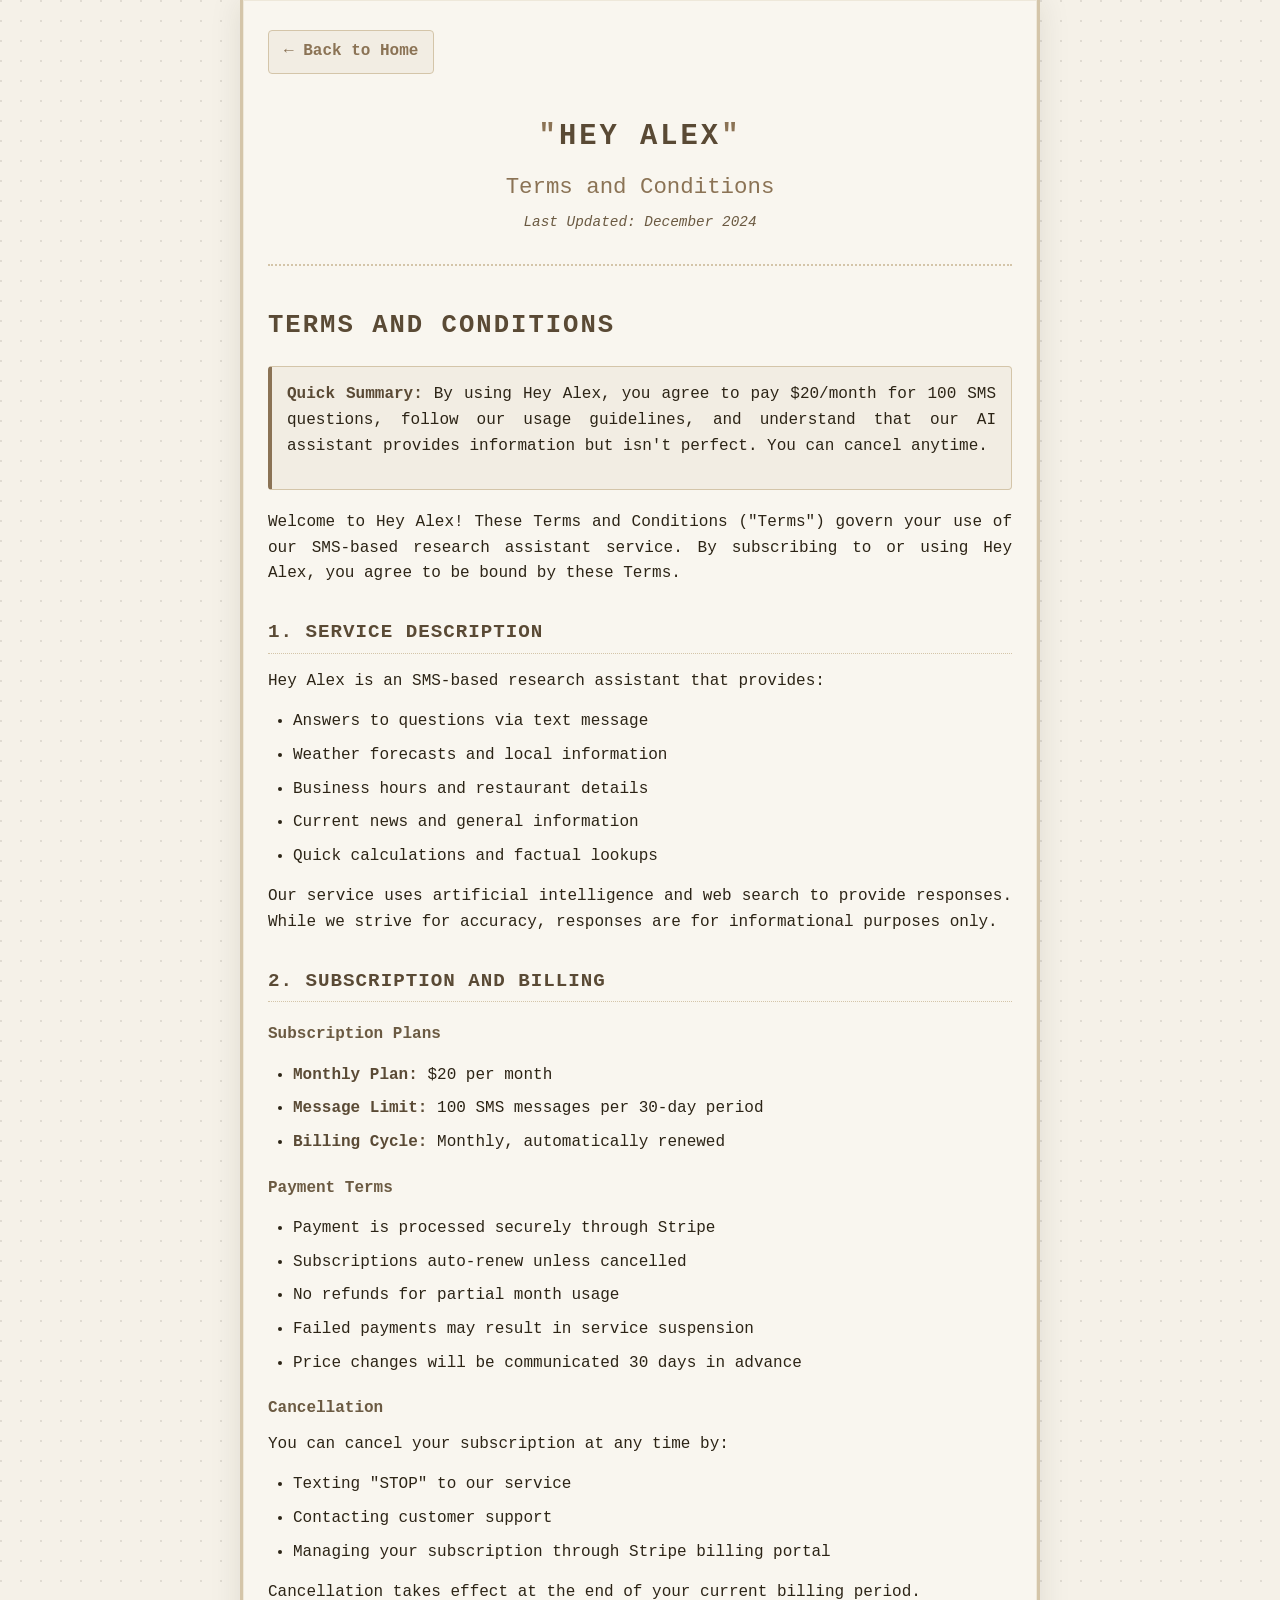
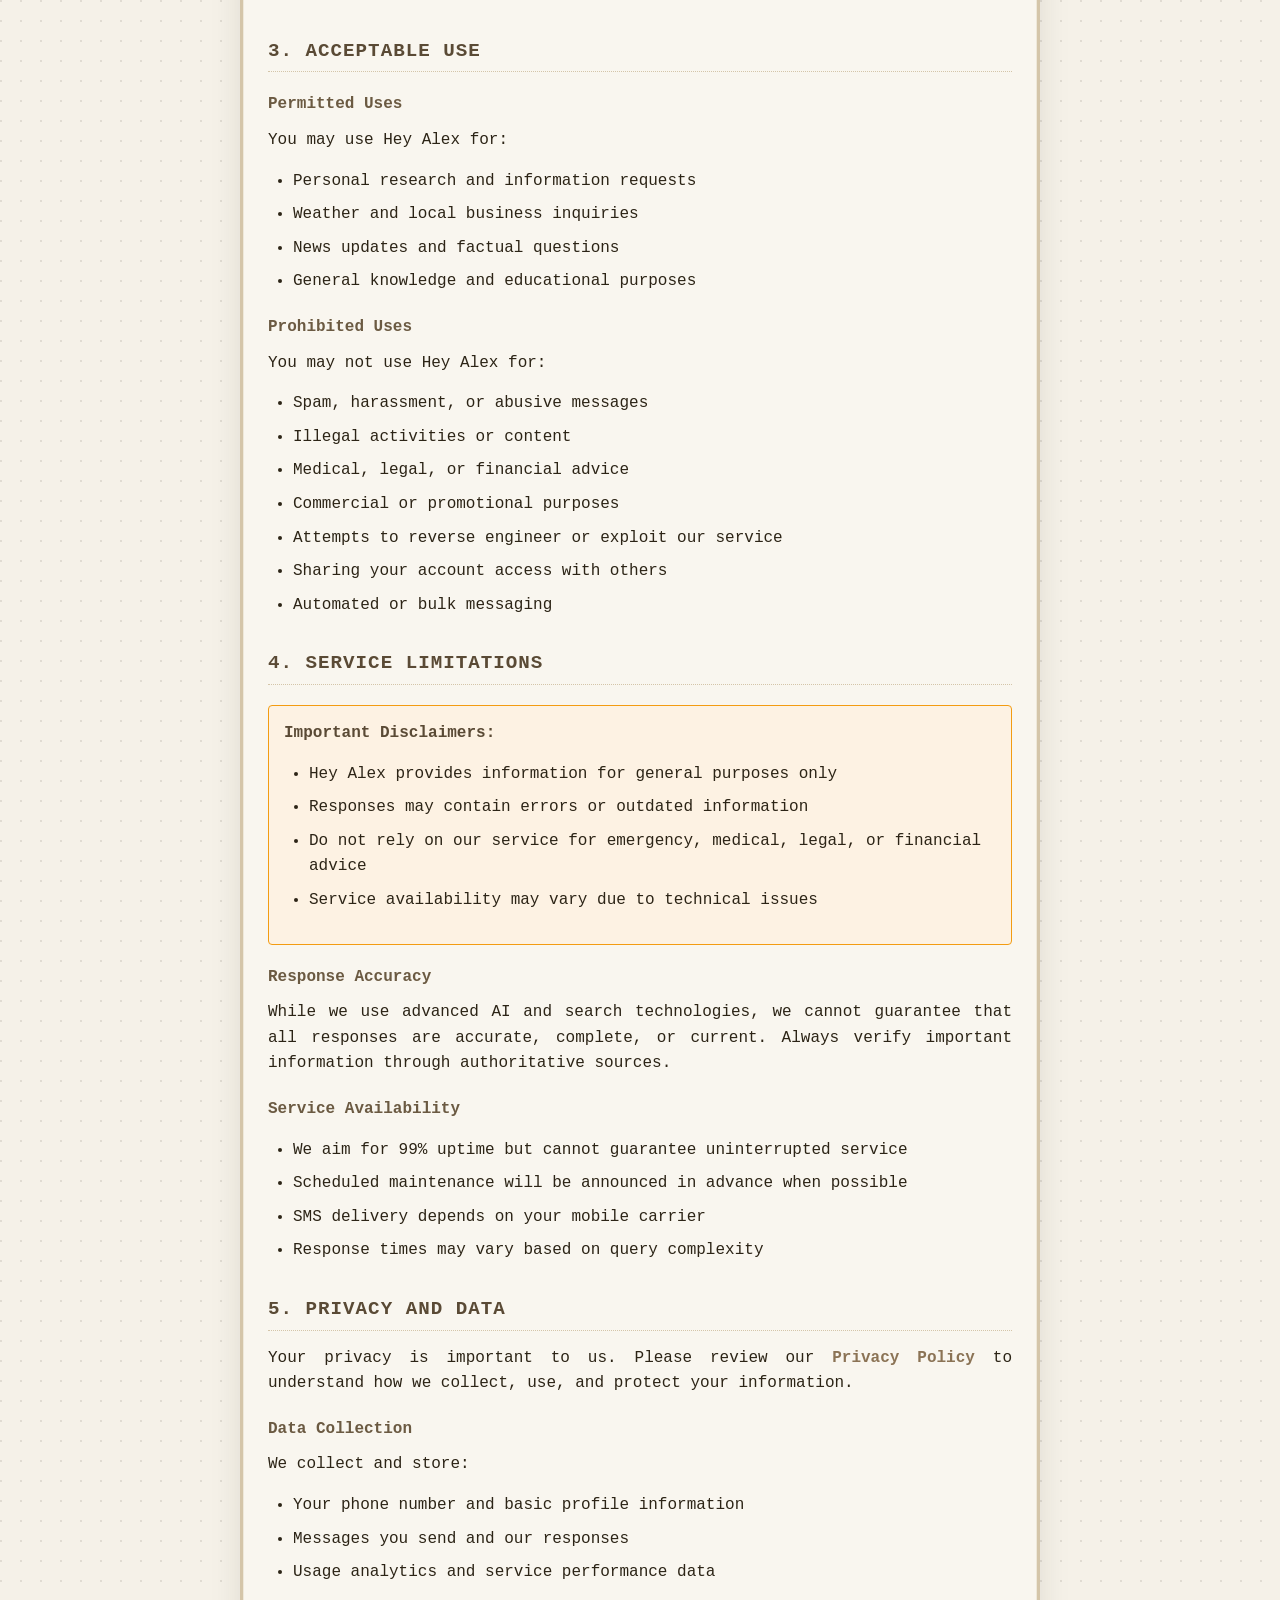
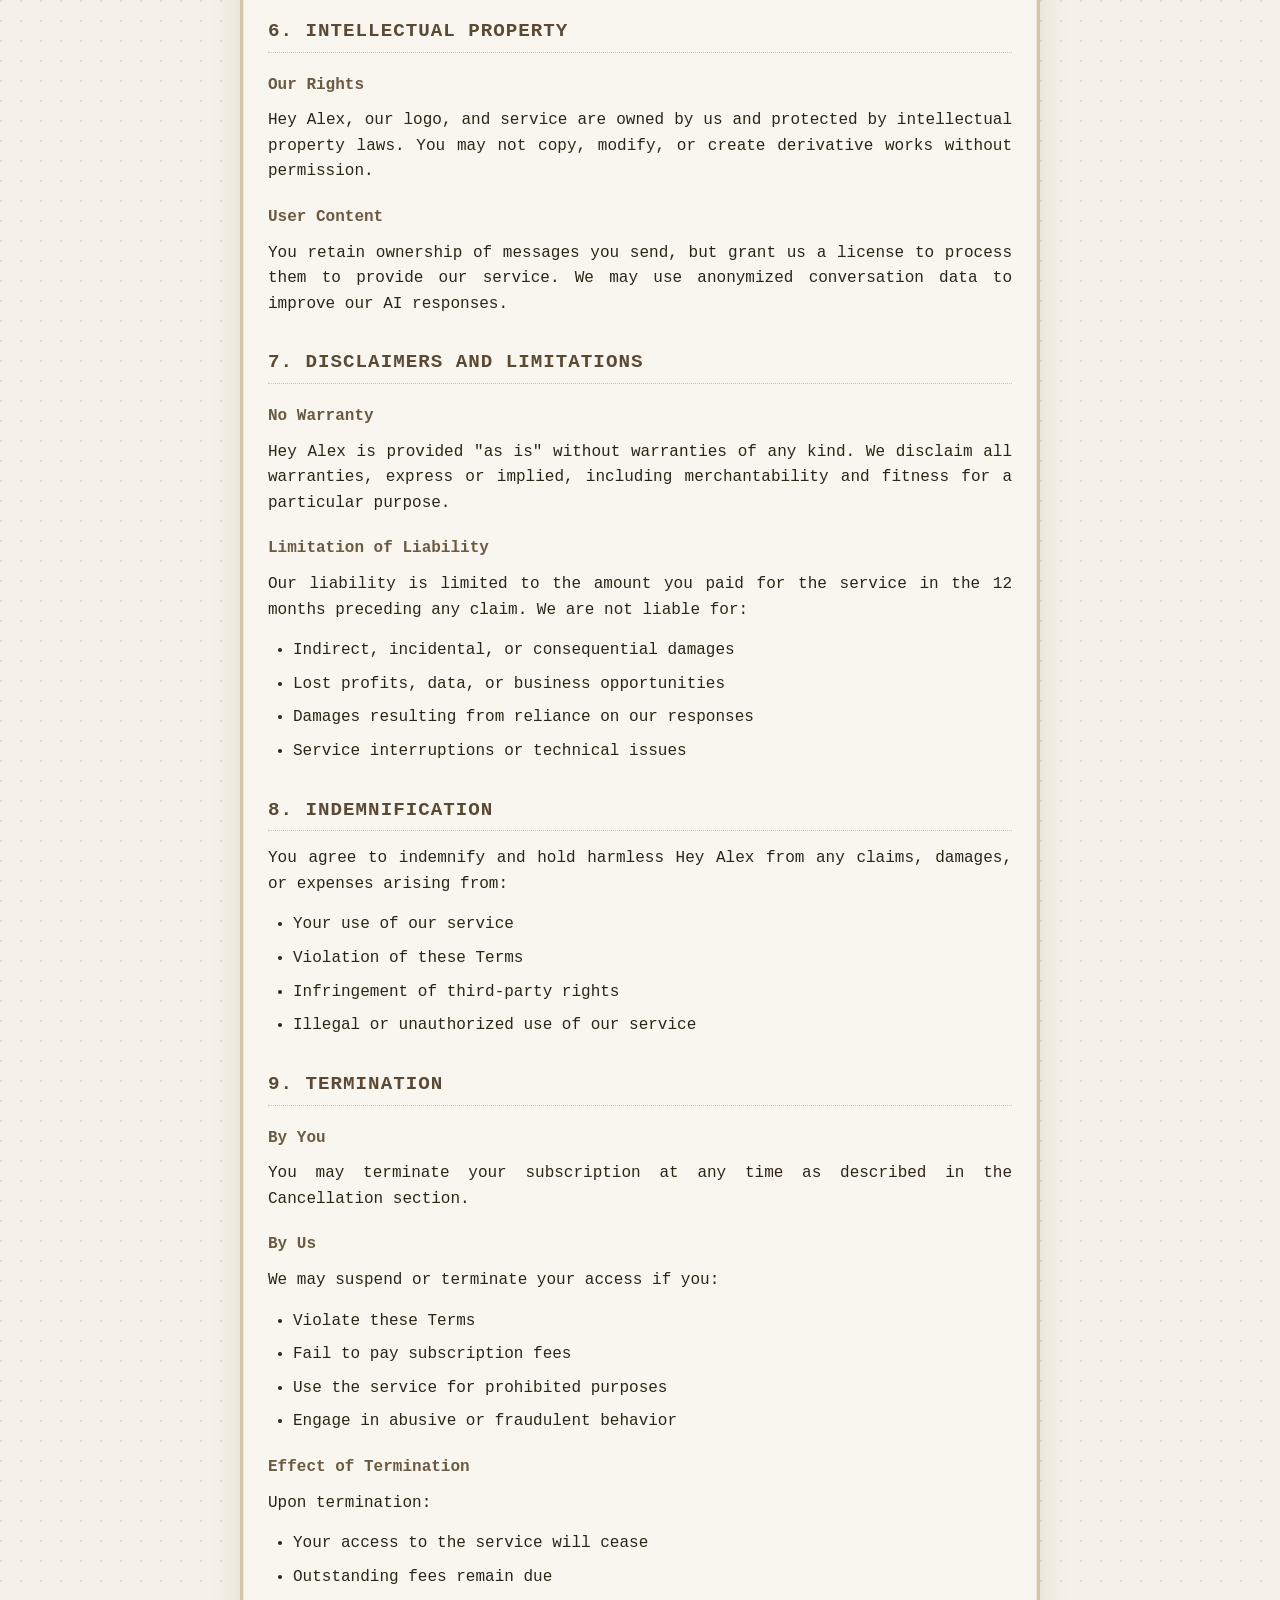
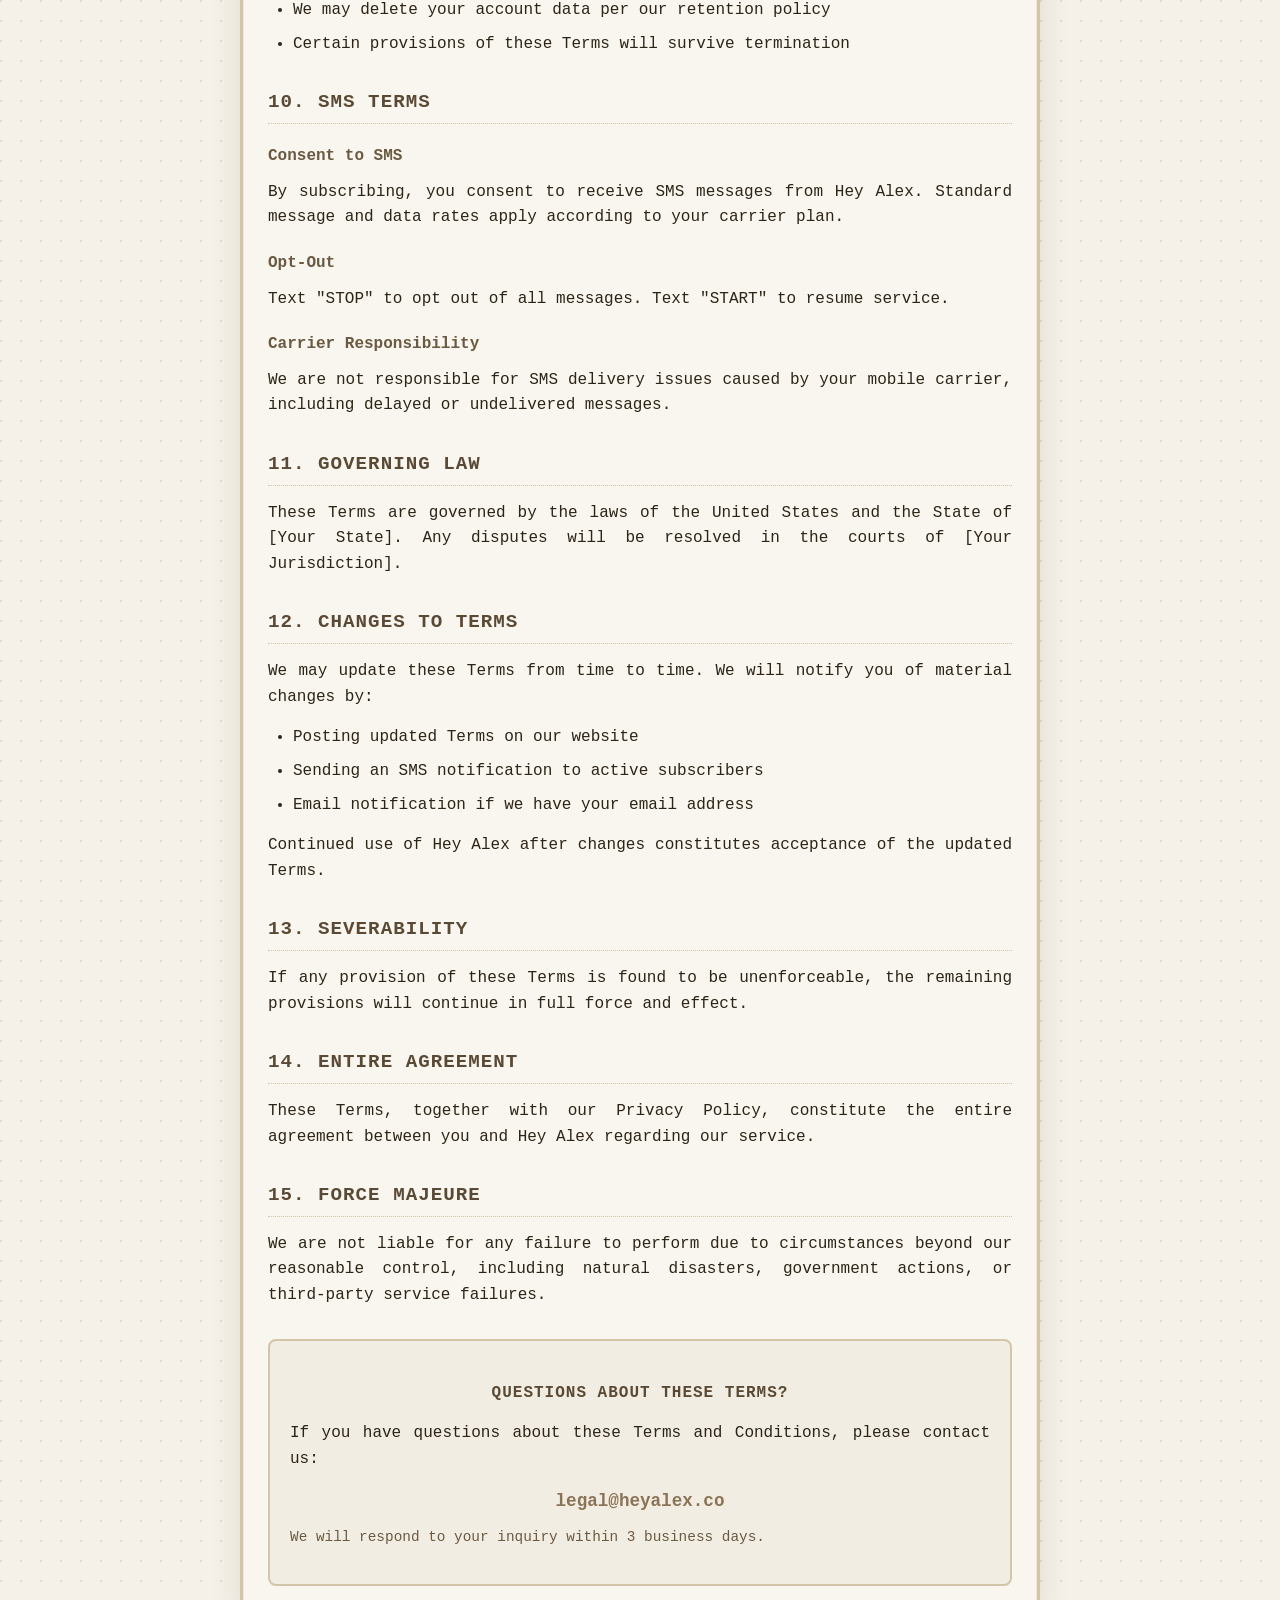
<file: terms_conditions.html>
<!DOCTYPE html>
<html lang="en">
<head>
    <meta charset="UTF-8">
    <meta name="viewport" content="width=device-width, initial-scale=1.0">
    <title>Terms and Conditions - Hey Alex</title>
    <style>
        * {
            margin: 0;
            padding: 0;
            box-sizing: border-box;
        }

        @import url('https://fonts.googleapis.com/css2?family=Courier+Prime:wght@400;700&display=swap');

        body {
            font-family: 'Courier Prime', monospace;
            line-height: 1.6;
            background: #f5f1e8;
            color: #2c2416;
            min-height: 100vh;
            background-image: 
                radial-gradient(circle at 1px 1px, rgba(44,36,22,0.1) 1px, transparent 0);
            background-size: 20px 20px;
        }

        .container {
            max-width: 800px;
            margin: 0 auto;
            padding: 30px 25px;
            background: #f9f6ef;
            min-height: 100vh;
            border-left: 3px solid #d4c5a9;
            border-right: 3px solid #d4c5a9;
            box-shadow: 
                inset 0 0 0 1px rgba(212,197,169,0.3),
                0 0 30px rgba(44,36,22,0.1);
        }

        .header {
            text-align: center;
            padding: 20px 0 30px;
            border-bottom: 2px dotted #d4c5a9;
            margin-bottom: 40px;
        }

        .logo {
            font-size: 1.8rem;
            font-weight: 700;
            color: #5a4a35;
            margin-bottom: 10px;
            text-transform: uppercase;
            letter-spacing: 3px;
        }

        .logo::before {
            content: '"';
            color: #8b7355;
        }

        .logo::after {
            content: '"';
            color: #8b7355;
        }

        .page-title {
            font-size: 1.4rem;
            color: #8b7355;
            margin-bottom: 5px;
        }

        .last-updated {
            font-size: 0.9rem;
            color: #6b5a42;
            font-style: italic;
        }

        .back-link {
            display: inline-block;
            margin-bottom: 20px;
            color: #8b7355;
            text-decoration: none;
            font-weight: 700;
            padding: 8px 15px;
            background: #f2ede3;
            border: 1px solid #d4c5a9;
            border-radius: 4px;
            transition: all 0.2s ease;
        }

        .back-link:hover {
            background: #5a4a35;
            color: #f9f6ef;
        }

        .back-link::before {
            content: "← ";
        }

        h1 {
            font-size: 1.6rem;
            color: #5a4a35;
            margin-bottom: 20px;
            text-transform: uppercase;
            letter-spacing: 2px;
        }

        h2 {
            font-size: 1.2rem;
            color: #5a4a35;
            margin: 30px 0 15px 0;
            text-transform: uppercase;
            letter-spacing: 1px;
            border-bottom: 1px dotted #d4c5a9;
            padding-bottom: 5px;
        }

        h3 {
            font-size: 1rem;
            color: #6b5a42;
            margin: 20px 0 10px 0;
            font-weight: 700;
        }

        p {
            margin-bottom: 15px;
            color: #2c2416;
            text-align: justify;
        }

        ul {
            margin: 15px 0 15px 25px;
            color: #2c2416;
        }

        li {
            margin-bottom: 8px;
        }

        .highlight {
            background: #f2ede3;
            padding: 15px;
            border: 1px solid #d4c5a9;
            border-left: 4px solid #8b7355;
            border-radius: 4px;
            margin: 20px 0;
        }

        .warning {
            background: #fdf2e3;
            border-left-color: #e67e22;
            border: 1px solid #f39c12;
        }

        .contact-info {
            background: #f2ede3;
            border: 2px solid #d4c5a9;
            border-radius: 8px;
            padding: 20px;
            margin-top: 30px;
            text-align: center;
        }

        .contact-info h3 {
            color: #5a4a35;
            margin-bottom: 15px;
            text-transform: uppercase;
            letter-spacing: 1px;
        }

        .contact-email {
            font-weight: 700;
            color: #8b7355;
            font-size: 1.1rem;
        }

        strong {
            color: #5a4a35;
        }

        @media (max-width: 600px) {
            .container {
                padding: 15px;
            }
            
            .logo {
                font-size: 1.5rem;
            }
            
            h1 {
                font-size: 1.3rem;
            }
            
            h2 {
                font-size: 1.1rem;
            }
        }
    </style>
</head>
<body>
    <div class="container">
        <a href="/" class="back-link">Back to Home</a>
        
        <div class="header">
            <div class="logo">Hey Alex</div>
            <div class="page-title">Terms and Conditions</div>
            <div class="last-updated">Last Updated: December 2024</div>
        </div>

        <h1>Terms and Conditions</h1>

        <div class="highlight">
            <p><strong>Quick Summary:</strong> By using Hey Alex, you agree to pay $20/month for 100 SMS questions, follow our usage guidelines, and understand that our AI assistant provides information but isn't perfect. You can cancel anytime.</p>
        </div>

        <p>Welcome to Hey Alex! These Terms and Conditions ("Terms") govern your use of our SMS-based research assistant service. By subscribing to or using Hey Alex, you agree to be bound by these Terms.</p>

        <h2>1. Service Description</h2>

        <p>Hey Alex is an SMS-based research assistant that provides:</p>
        <ul>
            <li>Answers to questions via text message</li>
            <li>Weather forecasts and local information</li>
            <li>Business hours and restaurant details</li>
            <li>Current news and general information</li>
            <li>Quick calculations and factual lookups</li>
        </ul>

        <p>Our service uses artificial intelligence and web search to provide responses. While we strive for accuracy, responses are for informational purposes only.</p>

        <h2>2. Subscription and Billing</h2>

        <h3>Subscription Plans</h3>
        <ul>
            <li><strong>Monthly Plan:</strong> $20 per month</li>
            <li><strong>Message Limit:</strong> 100 SMS messages per 30-day period</li>
            <li><strong>Billing Cycle:</strong> Monthly, automatically renewed</li>
        </ul>

        <h3>Payment Terms</h3>
        <ul>
            <li>Payment is processed securely through Stripe</li>
            <li>Subscriptions auto-renew unless cancelled</li>
            <li>No refunds for partial month usage</li>
            <li>Failed payments may result in service suspension</li>
            <li>Price changes will be communicated 30 days in advance</li>
        </ul>

        <h3>Cancellation</h3>
        <p>You can cancel your subscription at any time by:</p>
        <ul>
            <li>Texting "STOP" to our service</li>
            <li>Contacting customer support</li>
            <li>Managing your subscription through Stripe billing portal</li>
        </ul>
        <p>Cancellation takes effect at the end of your current billing period.</p>

        <h2>3. Acceptable Use</h2>

        <h3>Permitted Uses</h3>
        <p>You may use Hey Alex for:</p>
        <ul>
            <li>Personal research and information requests</li>
            <li>Weather and local business inquiries</li>
            <li>News updates and factual questions</li>
            <li>General knowledge and educational purposes</li>
        </ul>

        <h3>Prohibited Uses</h3>
        <p>You may not use Hey Alex for:</p>
        <ul>
            <li>Spam, harassment, or abusive messages</li>
            <li>Illegal activities or content</li>
            <li>Medical, legal, or financial advice</li>
            <li>Commercial or promotional purposes</li>
            <li>Attempts to reverse engineer or exploit our service</li>
            <li>Sharing your account access with others</li>
            <li>Automated or bulk messaging</li>
        </ul>

        <h2>4. Service Limitations</h2>

        <div class="highlight warning">
            <p><strong>Important Disclaimers:</strong></p>
            <ul>
                <li>Hey Alex provides information for general purposes only</li>
                <li>Responses may contain errors or outdated information</li>
                <li>Do not rely on our service for emergency, medical, legal, or financial advice</li>
                <li>Service availability may vary due to technical issues</li>
            </ul>
        </div>

        <h3>Response Accuracy</h3>
        <p>While we use advanced AI and search technologies, we cannot guarantee that all responses are accurate, complete, or current. Always verify important information through authoritative sources.</p>

        <h3>Service Availability</h3>
        <ul>
            <li>We aim for 99% uptime but cannot guarantee uninterrupted service</li>
            <li>Scheduled maintenance will be announced in advance when possible</li>
            <li>SMS delivery depends on your mobile carrier</li>
            <li>Response times may vary based on query complexity</li>
        </ul>

        <h2>5. Privacy and Data</h2>

        <p>Your privacy is important to us. Please review our <a href="/privacy-policy" style="color: #8b7355; text-decoration: none; font-weight: 700;">Privacy Policy</a> to understand how we collect, use, and protect your information.</p>

        <h3>Data Collection</h3>
        <p>We collect and store:</p>
        <ul>
            <li>Your phone number and basic profile information</li>
            <li>Messages you send and our responses</li>
            <li>Usage analytics and service performance data</li>
        </ul>

        <h2>6. Intellectual Property</h2>

        <h3>Our Rights</h3>
        <p>Hey Alex, our logo, and service are owned by us and protected by intellectual property laws. You may not copy, modify, or create derivative works without permission.</p>

        <h3>User Content</h3>
        <p>You retain ownership of messages you send, but grant us a license to process them to provide our service. We may use anonymized conversation data to improve our AI responses.</p>

        <h2>7. Disclaimers and Limitations</h2>

        <h3>No Warranty</h3>
        <p>Hey Alex is provided "as is" without warranties of any kind. We disclaim all warranties, express or implied, including merchantability and fitness for a particular purpose.</p>

        <h3>Limitation of Liability</h3>
        <p>Our liability is limited to the amount you paid for the service in the 12 months preceding any claim. We are not liable for:</p>
        <ul>
            <li>Indirect, incidental, or consequential damages</li>
            <li>Lost profits, data, or business opportunities</li>
            <li>Damages resulting from reliance on our responses</li>
            <li>Service interruptions or technical issues</li>
        </ul>

        <h2>8. Indemnification</h2>

        <p>You agree to indemnify and hold harmless Hey Alex from any claims, damages, or expenses arising from:</p>
        <ul>
            <li>Your use of our service</li>
            <li>Violation of these Terms</li>
            <li>Infringement of third-party rights</li>
            <li>Illegal or unauthorized use of our service</li>
        </ul>

        <h2>9. Termination</h2>

        <h3>By You</h3>
        <p>You may terminate your subscription at any time as described in the Cancellation section.</p>

        <h3>By Us</h3>
        <p>We may suspend or terminate your access if you:</p>
        <ul>
            <li>Violate these Terms</li>
            <li>Fail to pay subscription fees</li>
            <li>Use the service for prohibited purposes</li>
            <li>Engage in abusive or fraudulent behavior</li>
        </ul>

        <h3>Effect of Termination</h3>
        <p>Upon termination:</p>
        <ul>
            <li>Your access to the service will cease</li>
            <li>Outstanding fees remain due</li>
            <li>We may delete your account data per our retention policy</li>
            <li>Certain provisions of these Terms will survive termination</li>
        </ul>

        <h2>10. SMS Terms</h2>

        <h3>Consent to SMS</h3>
        <p>By subscribing, you consent to receive SMS messages from Hey Alex. Standard message and data rates apply according to your carrier plan.</p>

        <h3>Opt-Out</h3>
        <p>Text "STOP" to opt out of all messages. Text "START" to resume service.</p>

        <h3>Carrier Responsibility</h3>
        <p>We are not responsible for SMS delivery issues caused by your mobile carrier, including delayed or undelivered messages.</p>

        <h2>11. Governing Law</h2>

        <p>These Terms are governed by the laws of the United States and the State of [Your State]. Any disputes will be resolved in the courts of [Your Jurisdiction].</p>

        <h2>12. Changes to Terms</h2>

        <p>We may update these Terms from time to time. We will notify you of material changes by:</p>
        <ul>
            <li>Posting updated Terms on our website</li>
            <li>Sending an SMS notification to active subscribers</li>
            <li>Email notification if we have your email address</li>
        </ul>

        <p>Continued use of Hey Alex after changes constitutes acceptance of the updated Terms.</p>

        <h2>13. Severability</h2>

        <p>If any provision of these Terms is found to be unenforceable, the remaining provisions will continue in full force and effect.</p>

        <h2>14. Entire Agreement</h2>

        <p>These Terms, together with our Privacy Policy, constitute the entire agreement between you and Hey Alex regarding our service.</p>

        <h2>15. Force Majeure</h2>

        <p>We are not liable for any failure to perform due to circumstances beyond our reasonable control, including natural disasters, government actions, or third-party service failures.</p>

        <div class="contact-info">
            <h3>Questions About These Terms?</h3>
            <p>If you have questions about these Terms and Conditions, please contact us:</p>
            <div class="contact-email">legal@heyalex.co</div>
            <p style="margin-top: 10px; font-size: 0.9rem; color: #6b5a42;">
                We will respond to your inquiry within 3 business days.
            </p>
        </div>
    </div>
</body>
</html>
</file>
<file: assets/device.css>
/* ==========================================================================
   Hey Alex — Device UI
   Physical-interface component layer. TE hardware language, Braun restraint.
   Light source: top-left. Shadows fall right/down.
   ========================================================================== */

/* --------------------------------------------------------------------------
   Tokens
   Light is the default. Dark applies via system preference (unless the page
   pins light) or explicitly via [data-theme="dark"] on any ancestor.
   -------------------------------------------------------------------------- */
:root,
[data-theme="light"] {
  color-scheme: light;

  --body: #EDEBE6;          /* warm off-white housing */
  --ink: #111111;           /* silkscreen / content text */
  --ink-2: #4A4741;         /* secondary labels — still AA on body + well */
  --rule: #C6C2B9;          /* thin section dividers */
  --rule-strong: #111111;   /* section heads */

  --well: #D8D5CD;          /* inset: display window, input */
  --well-ink: #111111;
  --well-ink-2: #3F3C37;

  --key: #F6F5F1;
  --key-top: #FCFBF9;       /* key-top shading start */
  --key-pressed: #E6E4DE;
  --rocker-in: #C9C5BC;
  --key-line: #7A766E;      /* key outline: ≥3:1 on body */
  --key-edge: #9E998F;      /* 1px darker bottom edge */
  --key-ink: #111111;
  --key-hi: rgba(255, 255, 255, .75);

  --key-alt: #262626;       /* contrast key (graphite on light body) */
  --key-alt-top: #303030;
  --key-alt-pressed: #1E1E1E;
  --key-alt-line: #111111;
  --key-alt-edge: #000000;
  --key-alt-ink: #EDEBE6;
  --key-alt-hi: rgba(255, 255, 255, .08);

  --signal: #FF5A1F;        /* TE orange — primary action + active state */
  --signal-top: #FF6B36;
  --signal-pressed: #F0511A;
  --signal-line: #B83A0C;
  --signal-edge: #A8360B;
  --signal-ink: #111111;    /* black on orange: 6.7:1. white would fail. */
  --signal-glow: rgba(255, 90, 31, .55);

  --ok: #2E7D5B;            /* Braun green — done / on LEDs only */
  --ok-line: #215C43;
  --ok-glow: rgba(46, 125, 91, .45);

  --led-off: #CBC7BE;
  --led-off-line: #8F8A80;

  --track-off: #D2CEC6;
  --track-on: #111111;

  --drop: rgba(17, 17, 17, .22);
  --drop-soft: rgba(17, 17, 17, .10);
  --inset: rgba(17, 17, 17, .22);
  --focus: #111111;
}

@media (prefers-color-scheme: dark) {
  :root:not([data-theme="light"]) {
    color-scheme: dark;
    --body: #1C1C1C; --ink: #EDEBE6; --ink-2: #A9A59D; --rule: #383734; --rule-strong: #EDEBE6;
    --well: #111111; --well-ink: #EDEBE6; --well-ink-2: #A9A59D;
    --key: #2C2C2B; --key-top: #353534; --key-pressed: #252524; --rocker-in: #181817; --key-line: #727069; --key-edge: #0A0A0A; --key-ink: #EDEBE6; --key-hi: rgba(255, 255, 255, .07);
    --key-alt: #E6E3DD; --key-alt-top: #F1EFEA; --key-alt-pressed: #D9D6CF; --key-alt-line: #E6E3DD; --key-alt-edge: #8F8A80; --key-alt-ink: #111111; --key-alt-hi: rgba(255, 255, 255, .7);
    --signal-edge: #8E2E08; --signal-line: #FF5A1F;
    --led-off: #2F2E2C; --led-off-line: #5E5C58;
    --track-off: #111111; --track-on: #EDEBE6;
    --drop: rgba(0, 0, 0, .60); --drop-soft: rgba(0, 0, 0, .35); --inset: rgba(0, 0, 0, .70); --focus: #EDEBE6;
  }
}

[data-theme="dark"] {
  color-scheme: dark;
  --body: #1C1C1C; --ink: #EDEBE6; --ink-2: #A9A59D; --rule: #383734; --rule-strong: #EDEBE6;
  --well: #111111; --well-ink: #EDEBE6; --well-ink-2: #A9A59D;
  --key: #2C2C2B; --key-top: #353534; --key-pressed: #252524; --rocker-in: #181817; --key-line: #727069; --key-edge: #0A0A0A; --key-ink: #EDEBE6; --key-hi: rgba(255, 255, 255, .07);
  --key-alt: #E6E3DD; --key-alt-top: #F1EFEA; --key-alt-pressed: #D9D6CF; --key-alt-line: #E6E3DD; --key-alt-edge: #8F8A80; --key-alt-ink: #111111; --key-alt-hi: rgba(255, 255, 255, .7);
  --signal-edge: #8E2E08; --signal-line: #FF5A1F;
  --led-off: #2F2E2C; --led-off-line: #5E5C58;
  --track-off: #111111; --track-on: #EDEBE6;
  --drop: rgba(0, 0, 0, .60); --drop-soft: rgba(0, 0, 0, .35); --inset: rgba(0, 0, 0, .70); --focus: #EDEBE6;
}

:root {
  --font-label: "JetBrains Mono", "IBM Plex Mono", ui-monospace, SFMono-Regular, Menlo, monospace;
  --font-text: "Inter", "Helvetica Now Text", "Helvetica Neue", Helvetica, Arial, sans-serif;
  --track: .06em;
  --press: 90ms;
  --slide: 120ms;
  --ease: cubic-bezier(0, 0, .2, 1); /* ease-out, no overshoot */
  --radius-key: 6px;
}

@media (prefers-reduced-motion: reduce) {
  :root { --press: 0ms; --slide: 0ms; }
}

/* --------------------------------------------------------------------------
   Silkscreen label — the default voice for every control legend
   -------------------------------------------------------------------------- */
.silk {
  font-family: var(--font-label);
  font-size: 11px;
  font-weight: 600;
  line-height: 1.2;
  letter-spacing: var(--track);
  text-transform: uppercase;
  color: var(--ink);
}
.silk--2 { color: var(--ink-2); font-weight: 500; }
.silk--sm { font-size: 10px; }

/* --------------------------------------------------------------------------
   Key
   -------------------------------------------------------------------------- */
.key {
  --k-bg: var(--key);
  --k-top: var(--key-top);
  --k-pressed: var(--key-pressed);
  --k-line: var(--key-line);
  --k-edge: var(--key-edge);
  --k-ink: var(--key-ink);
  --k-hi: var(--key-hi);

  appearance: none;
  position: relative;
  display: inline-flex;
  flex-direction: column;
  justify-content: flex-end;
  align-items: flex-start;
  gap: 4px;
  min-width: 56px;
  height: 56px;
  padding: 7px 8px;
  margin: 0 0 2px;            /* reserve travel so neighbours don't shift */
  border: 1px solid var(--k-line);
  border-radius: var(--radius-key);
  background: linear-gradient(180deg, var(--k-top), var(--k-bg) 65%);
  color: var(--k-ink);
  font-family: var(--font-label);
  font-size: 11px;
  font-weight: 600;
  line-height: 1;
  letter-spacing: var(--track);
  text-transform: uppercase;
  text-align: left;
  cursor: pointer;
  user-select: none;
  -webkit-tap-highlight-color: transparent;
  box-shadow:
    inset 1px 1px 0 var(--k-hi),     /* top-left catch light */
    inset 0 -1px 0 var(--k-edge),    /* darker bottom edge */
    1px 2px 0 var(--drop),           /* 2px drop shadow */
    2px 3px 4px var(--drop-soft);
  transform: translateY(0);
  transition:
    transform var(--press) var(--ease),
    box-shadow var(--press) var(--ease),
    background-color var(--press) var(--ease);
}

.key:active:not(:disabled),
.key.is-pressed {
  transform: translateY(2px);
  background: var(--k-pressed);
  box-shadow: inset 0 -1px 0 var(--k-edge), 0 0 0 transparent, 0 0 0 transparent;
}

/* Latching key: sits 1px in while engaged */
.key[aria-pressed="true"] {
  transform: translateY(1px);
  background: var(--k-pressed);
  box-shadow:
    inset 0 1px 2px var(--inset),
    inset 0 -1px 0 var(--k-edge),
    0 1px 0 var(--drop);
}
.key[aria-pressed="true"]:active { transform: translateY(2px); box-shadow: inset 0 1px 2px var(--inset); }

.key:focus-visible { outline: 2px solid var(--focus); outline-offset: 3px; }

.key:disabled {
  cursor: not-allowed;
  opacity: .45;
  box-shadow: inset 0 -1px 0 var(--k-edge);
}

.key--alt {
  --k-bg: var(--key-alt); --k-top: var(--key-alt-top); --k-pressed: var(--key-alt-pressed);
  --k-line: var(--key-alt-line); --k-edge: var(--key-alt-edge); --k-ink: var(--key-alt-ink); --k-hi: var(--key-alt-hi);
}
.key--signal {
  --k-bg: var(--signal); --k-top: var(--signal-top); --k-pressed: var(--signal-pressed);
  --k-line: var(--signal-line); --k-edge: var(--signal-edge); --k-ink: var(--signal-ink); --k-hi: rgba(255, 255, 255, .35);
}

.key--wide { min-width: 120px; }
.key--sm { min-width: 40px; height: 40px; padding: 5px 7px; font-size: 10px; }
.key--round { border-radius: 50%; width: 56px; padding: 0; align-items: center; justify-content: center; }

/* Secondary legend in the top-right, like a shift function */
.key__alt {
  position: absolute; top: 7px; right: 8px;
  font-size: 9px; font-weight: 500; opacity: .8;
}
/* LED window in the top-left of a key */
.key > .led { position: absolute; top: 8px; left: 8px; }

.keyrow { display: inline-flex; gap: 6px; flex-wrap: wrap; }

/* --------------------------------------------------------------------------
   Toggle — pill track, raised thumb
   -------------------------------------------------------------------------- */
.toggle {
  appearance: none; border: 0; background: none; padding: 0; margin: 0;
  display: inline-flex; align-items: center; gap: 10px;
  color: var(--ink); font: inherit; cursor: pointer;
  -webkit-tap-highlight-color: transparent;
}
.toggle__track {
  position: relative; flex: none;
  width: 46px; height: 26px; border-radius: 13px;
  background: var(--track-off);
  border: 1px solid var(--key-line);
  box-shadow: inset 0 1px 2px var(--inset);
  transition: background-color var(--slide) var(--ease), border-color var(--slide) var(--ease);
}
.toggle__thumb {
  position: absolute; top: 2px; left: 2px;
  width: 20px; height: 20px; border-radius: 50%;
  background: linear-gradient(180deg, var(--key-top), var(--key) 65%);
  border: 1px solid var(--key-line);
  box-shadow: inset 1px 1px 0 var(--key-hi), inset 0 -1px 0 var(--key-edge), 1px 2px 0 var(--drop);
  transition: transform var(--slide) var(--ease);
}
.toggle[aria-checked="true"] .toggle__track { background: var(--track-on); border-color: var(--track-on); }
.toggle[aria-checked="true"] .toggle__thumb { transform: translateX(20px); }
.toggle:focus-visible { outline: none; }
.toggle:focus-visible .toggle__track { outline: 2px solid var(--focus); outline-offset: 3px; }
.toggle:disabled { cursor: not-allowed; opacity: .45; }

/* ON / OFF state silkscreen — the visible one follows aria-checked */
.state { display: inline-grid; }
.state > * { grid-area: 1 / 1; transition: opacity var(--slide) var(--ease); }
[aria-checked="false"] .state__on,
[aria-checked="true"] .state__off { opacity: 0; }

/* --------------------------------------------------------------------------
   Rocker switch — binary settings
   -------------------------------------------------------------------------- */
.rocker {
  appearance: none; border: 0; background: none; padding: 0; margin: 0;
  display: inline-flex; flex-direction: column; align-items: stretch; gap: 6px;
  color: var(--ink); font: inherit; cursor: pointer;
  -webkit-tap-highlight-color: transparent;
}
.rocker__legend {
  display: flex; justify-content: space-around;
  font-family: var(--font-label); font-size: 10px; font-weight: 600;
  letter-spacing: var(--track); text-transform: uppercase; color: var(--ink-2);
}
.rocker[aria-checked="false"] .rocker__legend > :first-child,
.rocker[aria-checked="true"] .rocker__legend > :last-child { color: var(--ink); }

.rocker__housing {
  display: block; width: 88px; height: 42px; padding: 3px;
  border-radius: 7px;
  background: var(--well);
  border: 1px solid var(--key-line);
  box-shadow: inset 0 1px 3px var(--inset);
  perspective: 180px;
}
.rocker__paddle {
  display: flex; height: 100%;
  border-radius: 4px;
  border: 1px solid var(--key-line);
  overflow: hidden;
  transform-style: preserve-3d;
  transition: transform var(--press) var(--ease);
}
.rocker__half {
  flex: 1; display: grid; place-items: center;
  font-family: var(--font-label); font-size: 12px; font-weight: 700; color: var(--key-ink);
  transition: background-color var(--press) var(--ease), box-shadow var(--press) var(--ease);
}
.rocker__half + .rocker__half { border-left: 1px solid var(--key-edge); }

/* raised half catches light; pushed half sits in shadow, with the raised
   half casting across the pivot onto it */
.rocker__half { background: var(--rocker-in); color: var(--ink-2); }
.rocker[aria-checked="false"] .rocker__half--off { box-shadow: inset -6px 0 6px -3px var(--inset), inset 0 1px 3px var(--inset); }
.rocker[aria-checked="true"] .rocker__half--on { box-shadow: inset 6px 0 6px -3px var(--inset), inset 0 1px 3px var(--inset); }
.rocker[aria-checked="false"] .rocker__half--on,
.rocker[aria-checked="true"] .rocker__half--off {
  background: linear-gradient(180deg, var(--key-top), var(--key) 65%);
  color: var(--key-ink);
  box-shadow: inset 1px 1px 0 var(--key-hi), inset 0 -2px 0 var(--key-edge);
}
.rocker[aria-checked="false"] .rocker__paddle { transform: rotateY(-14deg); }
.rocker[aria-checked="true"] .rocker__paddle { transform: rotateY(14deg); }
.rocker:active .rocker__paddle { transform: rotateY(0deg); }

.rocker--sm .rocker__housing { width: 72px; height: 34px; }

.rocker:focus-visible { outline: none; }
.rocker:focus-visible .rocker__housing { outline: 2px solid var(--focus); outline-offset: 3px; }

/* --------------------------------------------------------------------------
   LED
   -------------------------------------------------------------------------- */
.led {
  display: inline-block; flex: none;
  width: 8px; height: 8px; border-radius: 50%;
  background: var(--led-off);
  box-shadow: inset 0 0 0 1px var(--led-off-line);
  transition: background-color var(--press) var(--ease), box-shadow var(--press) var(--ease);
}
.led--lg { width: 10px; height: 10px; }
.led.is-on {
  background: var(--signal);
  box-shadow: inset 0 0 0 1px var(--signal-edge), 0 0 6px 1px var(--signal-glow);
}
.led--ok.is-on {
  background: var(--ok);
  box-shadow: inset 0 0 0 1px var(--ok-line), 0 0 6px 1px var(--ok-glow);
}

/* --------------------------------------------------------------------------
   Display window — the focus item, LCD-style
   -------------------------------------------------------------------------- */
.display {
  position: relative;
  display: grid; gap: 10px;
  padding: 12px 14px 14px;
  border-radius: 6px;
  background: var(--well);
  color: var(--well-ink);
  border: 1px solid var(--key-line);
  box-shadow: inset 0 2px 5px var(--inset), inset 0 0 0 1px var(--drop-soft);
  font-family: var(--font-label);
  font-variant-numeric: tabular-nums;
}
.display__bar {
  display: flex; justify-content: space-between; gap: 12px;
  font-size: 10px; font-weight: 500; letter-spacing: var(--track); text-transform: uppercase;
  color: var(--well-ink-2);
}
.display__readout {
  margin: 0;
  font-size: 20px; font-weight: 500; line-height: 1.3; letter-spacing: .02em;
  white-space: pre-wrap; word-break: break-word;
}
.display__readout--xl { font-size: 44px; font-weight: 400; line-height: 1; letter-spacing: 0; }
.display__dim { color: var(--well-ink-2); }
.display__cursor {
  display: inline-block; width: .55em; height: 1em; margin-left: .1em;
  background: currentColor; vertical-align: -.14em;
  animation: device-blink 1.06s steps(1) infinite;
}
@keyframes device-blink { 50% { opacity: 0; } }
@media (prefers-reduced-motion: reduce) { .display__cursor { animation: none; } }

/* --------------------------------------------------------------------------
   Card / panel
   -------------------------------------------------------------------------- */
.card {
  display: grid; grid-template-rows: auto 1fr auto;
  border: 1px solid var(--key-line);
  border-radius: 8px;
  background: var(--body);
  color: var(--ink);
}
.card__head {
  display: flex; align-items: center; gap: 10px;
  padding: 10px 14px;
  border-bottom: 1px solid var(--rule);
}
.card__ref { font-family: var(--font-label); font-size: 11px; font-weight: 700; letter-spacing: var(--track); }
.card__title { flex: 1; }
.card__status { display: inline-flex; align-items: center; gap: 6px; }
.card__body {
  padding: 14px;
  font-family: var(--font-text); font-size: 15px; line-height: 1.5; color: var(--ink);
}
.card__body > * + * { margin-top: 12px; }
.card__foot {
  display: flex; justify-content: flex-end; gap: 6px;
  padding: 10px 14px 12px;
  border-top: 1px solid var(--rule);
}
.card__row {
  display: flex; align-items: center; justify-content: space-between; gap: 12px;
  padding: 10px 0;
}
.card__row + .card__row { border-top: 1px solid var(--rule); margin-top: 0; }

/* --------------------------------------------------------------------------
   Text input
   -------------------------------------------------------------------------- */
.field { display: grid; gap: 6px; }
.field__label { display: flex; justify-content: space-between; align-items: baseline; gap: 12px; }
.field__hint {
  display: flex; align-items: center; gap: 6px;
  font-family: var(--font-label); font-size: 10px; font-weight: 500;
  letter-spacing: var(--track); text-transform: uppercase; color: var(--ink-2);
}

.input {
  width: 100%; min-width: 0;
  padding: 11px 12px;
  font-family: var(--font-text); font-size: 16px; line-height: 1.4; color: var(--ink);
  background: var(--well);
  border: 1px solid var(--key-line);
  border-radius: 6px;
  box-shadow: inset 0 1px 3px var(--inset);
  outline: none;
  transition: border-color var(--press) var(--ease);
}
.input::placeholder { color: var(--ink-2); opacity: 1; }
.input:focus-visible { outline: 2px solid var(--focus); outline-offset: 2px; }
.input:disabled { opacity: .45; cursor: not-allowed; }
.input[aria-invalid="true"] { border-color: var(--ink); border-width: 2px; padding: 10px 11px; }
.field.is-error .field__hint { color: var(--ink); }

.input-group { display: flex; }
.input-group__prefix {
  display: grid; place-items: center; padding: 0 12px;
  font-family: var(--font-label); font-size: 13px; font-weight: 600; color: var(--ink);
  background: var(--well);
  border: 1px solid var(--key-line); border-right: 0;
  border-radius: 6px 0 0 6px;
  box-shadow: inset 0 1px 3px var(--inset);
}
.input-group > .input { border-radius: 0 6px 6px 0; font-family: var(--font-label); letter-spacing: .04em; }
.input-group:focus-within { outline: 2px solid var(--focus); outline-offset: 2px; border-radius: 6px; }
.input-group > .input:focus-visible { outline: none; }
</file>
